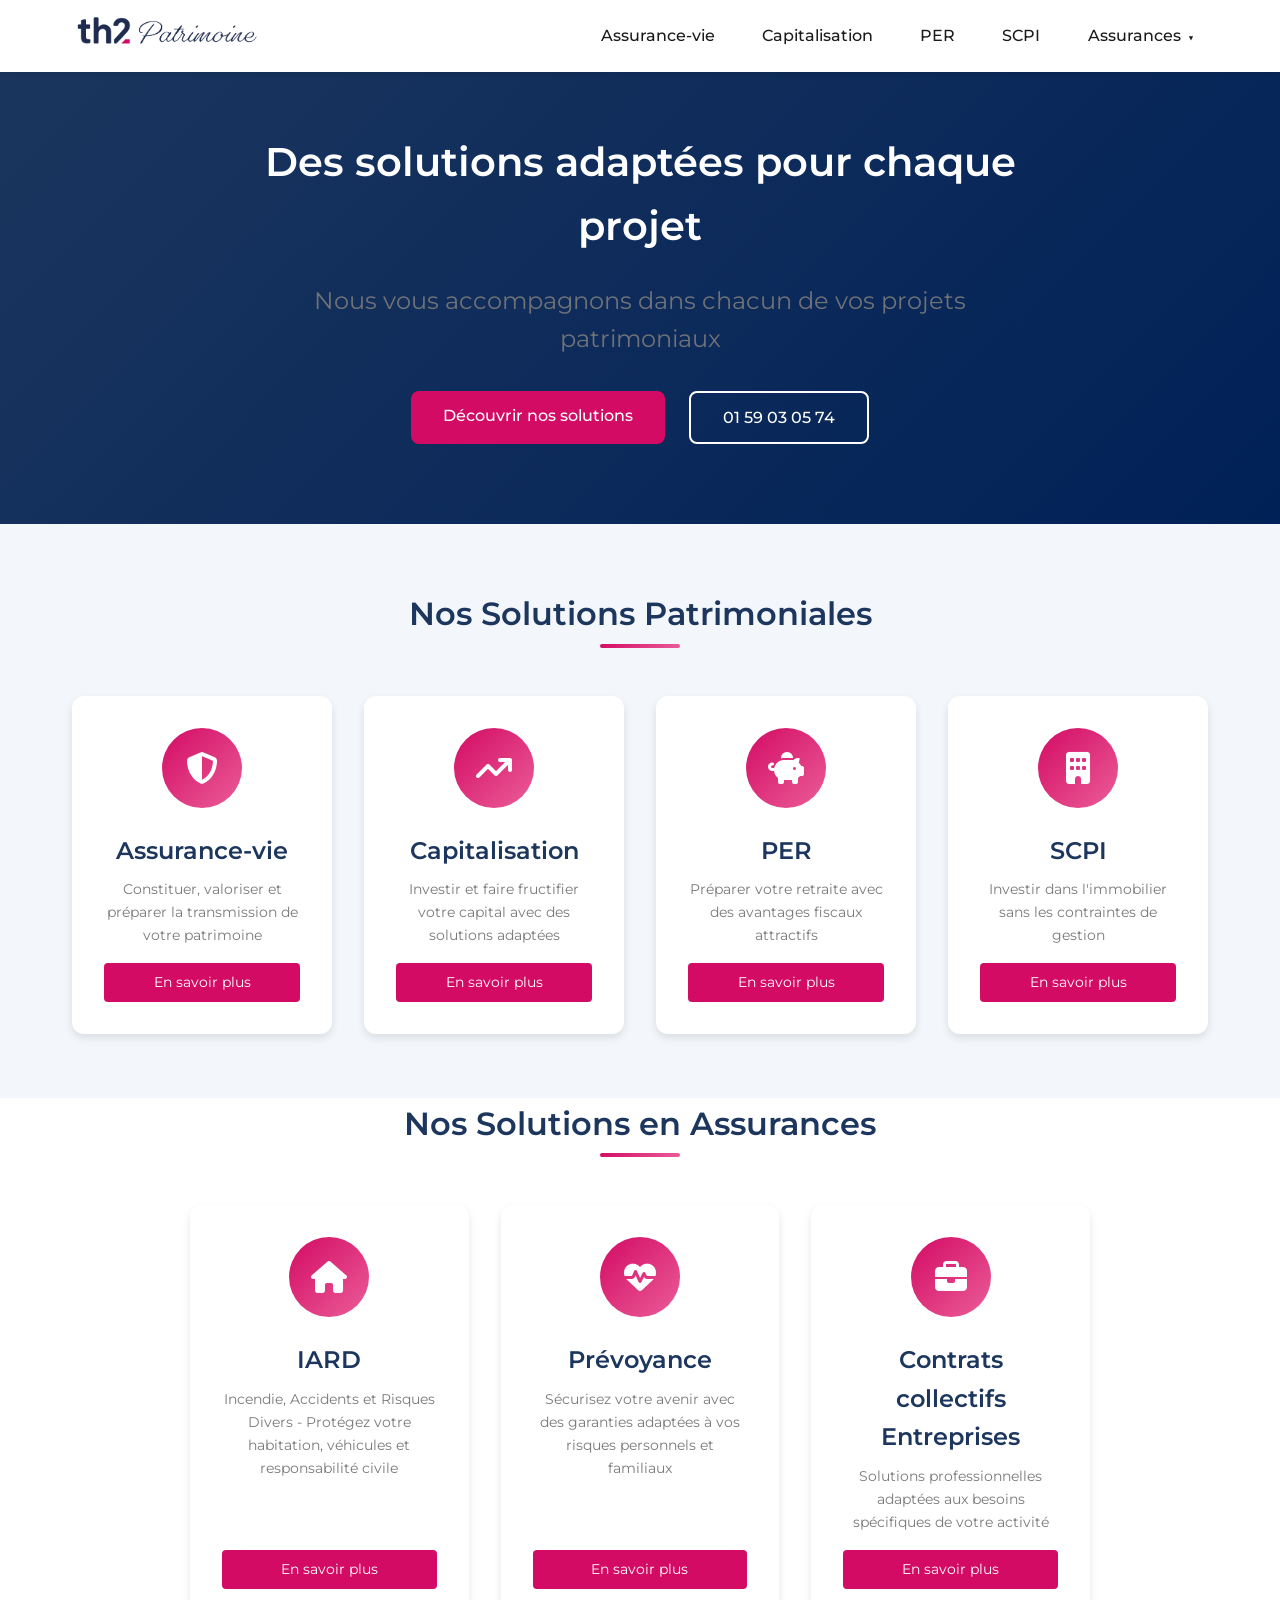
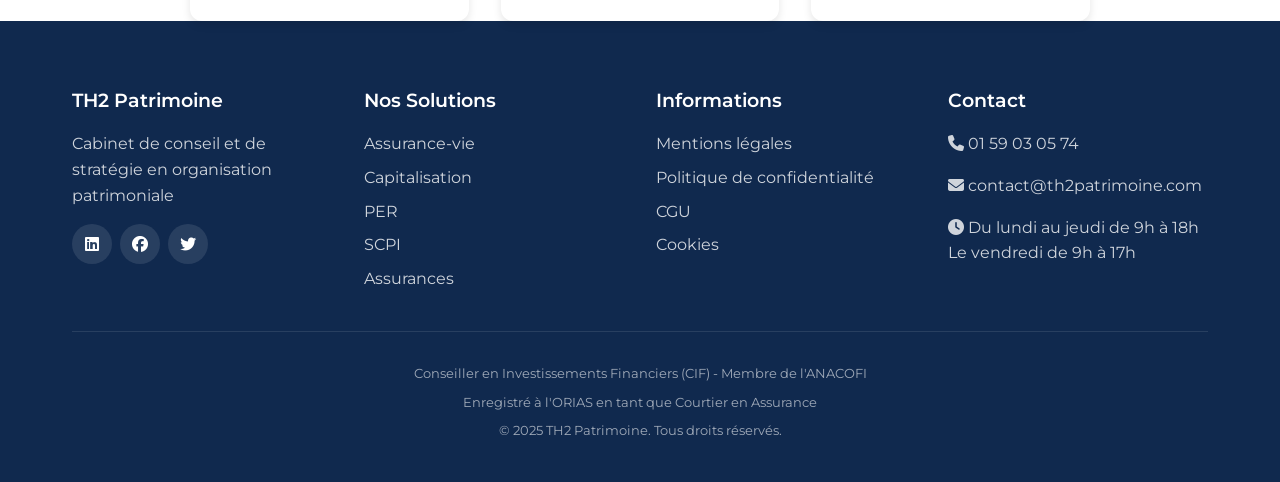
<file: index.html>
<!DOCTYPE html>
<html lang="fr">
<head>
    <meta charset="UTF-8">
    <meta name="viewport" content="width=device-width, initial-scale=1.0">
    <title>Th2 Patrimoine - Solutions Patrimoniales</title>
    <link rel="stylesheet" href="css/styles.css">
    <link rel="stylesheet" href="https://cdnjs.cloudflare.com/ajax/libs/font-awesome/6.4.0/css/all.min.css">
    <link rel="preconnect" href="https://fonts.googleapis.com">
    <link rel="preconnect" href="https://fonts.gstatic.com" crossorigin>
    <link rel="stylesheet" href="https://fonts.googleapis.com/css2?family=Montserrat:wght@400;500;600;700;800&display=swap">
</head>
<body>
    <!-- Header -->
    <header class="header">
        <div class="container">
            <div class="logo">
                <a href="index.html"><img src="assets/logo-th2-patrimoine.png" alt="TH2 Patrimoine" width="228" height="48"></a>
            </div>
            <nav class="main-nav">
                <ul>
                    <li><a href="pages/assurance-vie.html">Assurance-vie</a></li>
                    <li><a href="pages/capitalisation.html">Capitalisation</a></li>
                    <li><a href="pages/per.html">PER</a></li>
                    <li><a href="pages/scpi.html">SCPI</a></li>
                    <li class="dropdown">
                        <a href="pages/assurances.html">Assurances</a>
                        <ul class="dropdown-menu">
                            <li><a href="pages/assurances-iard.html">IARD</a></li>
                            <li><a href="pages/assurances-prevoyances.html">Prévoyance TNS</a></li>
                            <li><a href="pages/assurances-entreprises.html">Contrats collectifs Entreprises</a></li>
                        </ul>
                    </li>
                </ul>
                <div class="mobile-menu-btn">
                    <i class="fas fa-bars"></i>
                </div>
            </nav>
        </div>
    </header>

    <!-- Hero Section -->
    <section class="hero">
        <div class="container">
            <div class="hero-content">
                <h1>Des solutions adaptées pour chaque projet</h1>
                <p class="hero-subtitle">Nous vous accompagnons dans chacun de vos projets patrimoniaux</p>
                <div class="hero-buttons">
                    <a href="#solutions" class="btn btn-primary">Découvrir nos solutions</a>
                    <a href="tel:+33159030574" class="btn btn-secondary">01 59 03 05 74</a>
                </div>
            </div>
        </div>
    </section>

    <!-- Solutions Section -->
    <section id="solutions" class="solutions">
        <div class="container">
            <h2 class="section-title">Nos Solutions Patrimoniales</h2>
            <div class="solutions-grid">
                <div class="solution-card">
                    <div class="card-icon">
                        <i class="fas fa-shield-alt"></i>
                    </div>
                    <h3>Assurance-vie</h3>
                    <p>Constituer, valoriser et préparer la transmission de votre patrimoine</p>
                    <a href="pages/assurance-vie.html" class="btn-card">En savoir plus</a>
                </div>
                <div class="solution-card">
                    <div class="card-icon">
                        <i class="fas fa-arrow-trend-up"></i>
                    </div>
                    <h3>Capitalisation</h3>
                    <p>Investir et faire fructifier votre capital avec des solutions adaptées</p>
                    <a href="pages/capitalisation.html" class="btn-card">En savoir plus</a>
                </div>
                <div class="solution-card">
                    <div class="card-icon">
                        <i class="fas fa-piggy-bank"></i>
                    </div>
                    <h3>PER</h3>
                    <p>Préparer votre retraite avec des avantages fiscaux attractifs</p>
                    <a href="pages/per.html" class="btn-card">En savoir plus</a>
                </div>
                <div class="solution-card">
                    <div class="card-icon">
                        <i class="fas fa-building"></i>
                    </div>
                    <h3>SCPI</h3>
                    <p>Investir dans l'immobilier sans les contraintes de gestion</p>
                    <a href="pages/scpi.html" class="btn-card">En savoir plus</a>
                </div>
            </div>
        </div>
    </section>

    <!-- Assurances Section -->
    <section id="assurances" class="assurances">
        <div class="container">
            <h2 class="section-title">Nos Solutions en Assurances</h2>
            <div class="solutions-grid">
                <div class="solution-card">
                    <div class="card-icon">
                        <i class="fas fa-home"></i>
                    </div>
                    <h3>IARD</h3>
                    <p>Incendie, Accidents et Risques Divers - Protégez votre habitation, véhicules et responsabilité civile</p>
                    <a href="pages/assurances.html" class="btn-card">En savoir plus</a>
                </div>
                <div class="solution-card">
                    <div class="card-icon">
                        <i class="fas fa-heartbeat"></i>
                    </div>
                    <h3>Prévoyance</h3>
                    <p>Sécurisez votre avenir avec des garanties adaptées à vos risques personnels et familiaux</p>
                    <a href="pages/assurances.html" class="btn-card">En savoir plus</a>
                </div>
                <div class="solution-card">
                    <div class="card-icon">
                        <i class="fas fa-briefcase"></i>
                    </div>
                    <h3>Contrats collectifs Entreprises</h3>
                    <p>Solutions professionnelles adaptées aux besoins spécifiques de votre activité</p>
                    <a href="pages/assurances.html" class="btn-card">En savoir plus</a>
                </div>
            </div>
        </div>
    </section>

    <!-- Footer -->
    <footer class="footer">
        <div class="container">
            <div class="footer-content">
                <div class="footer-section">
                    <h3>TH2 Patrimoine</h3>
                    <p>Cabinet de conseil et de stratégie en organisation patrimoniale</p>
                    <div class="social-links">
                        <a href="#"><i class="fab fa-linkedin"></i></a>
                        <a href="#"><i class="fab fa-facebook"></i></a>
                        <a href="#"><i class="fab fa-twitter"></i></a>
                    </div>
                </div>
                <div class="footer-section">
                    <h3>Nos Solutions</h3>
                    <ul>
                        <li><a href="pages/assurance-vie.html">Assurance-vie</a></li>
                        <li><a href="pages/capitalisation.html">Capitalisation</a></li>
                        <li><a href="pages/per.html">PER</a></li>
                        <li><a href="pages/scpi.html">SCPI</a></li>
                        <li><a href="pages/assurances.html">Assurances</a></li>
                    </ul>
                </div>
                <div class="footer-section">
                    <h3>Informations</h3>
                    <ul>
                        <li><a href="#">Mentions légales</a></li>
                        <li><a href="#">Politique de confidentialité</a></li>
                        <li><a href="#">CGU</a></li>
                        <li><a href="#">Cookies</a></li>
                    </ul>
                </div>
                <div class="footer-section">
                    <h3>Contact</h3>
                    <p><i class="fas fa-phone"></i> <a href="tel:+33159030574">01 59 03 05 74</a></p>
                    <p><i class="fas fa-envelope"></i> <a href="mailto:contact@th2patrimoine.com">contact@th2patrimoine.com</a></p>
                    <p><i class="fas fa-clock"></i> Du lundi au jeudi de 9h à 18h<br>Le vendredi de 9h à 17h</p>
                </div>
            </div>
            <div class="footer-bottom">
                <p>Conseiller en Investissements Financiers (CIF) - Membre de l'ANACOFI</p>
                <p>Enregistré à l'ORIAS en tant que Courtier en Assurance</p>
                <p>&copy; 2025 TH2 Patrimoine. Tous droits réservés.</p>
            </div>
        </div>
    </footer>

    <!-- Back to Top -->
    <a href="#" class="back-to-top">
        <i class="fas fa-chevron-up"></i>
    </a>

    <script src="js/main.js"></script>
</body>
</html>
</file>
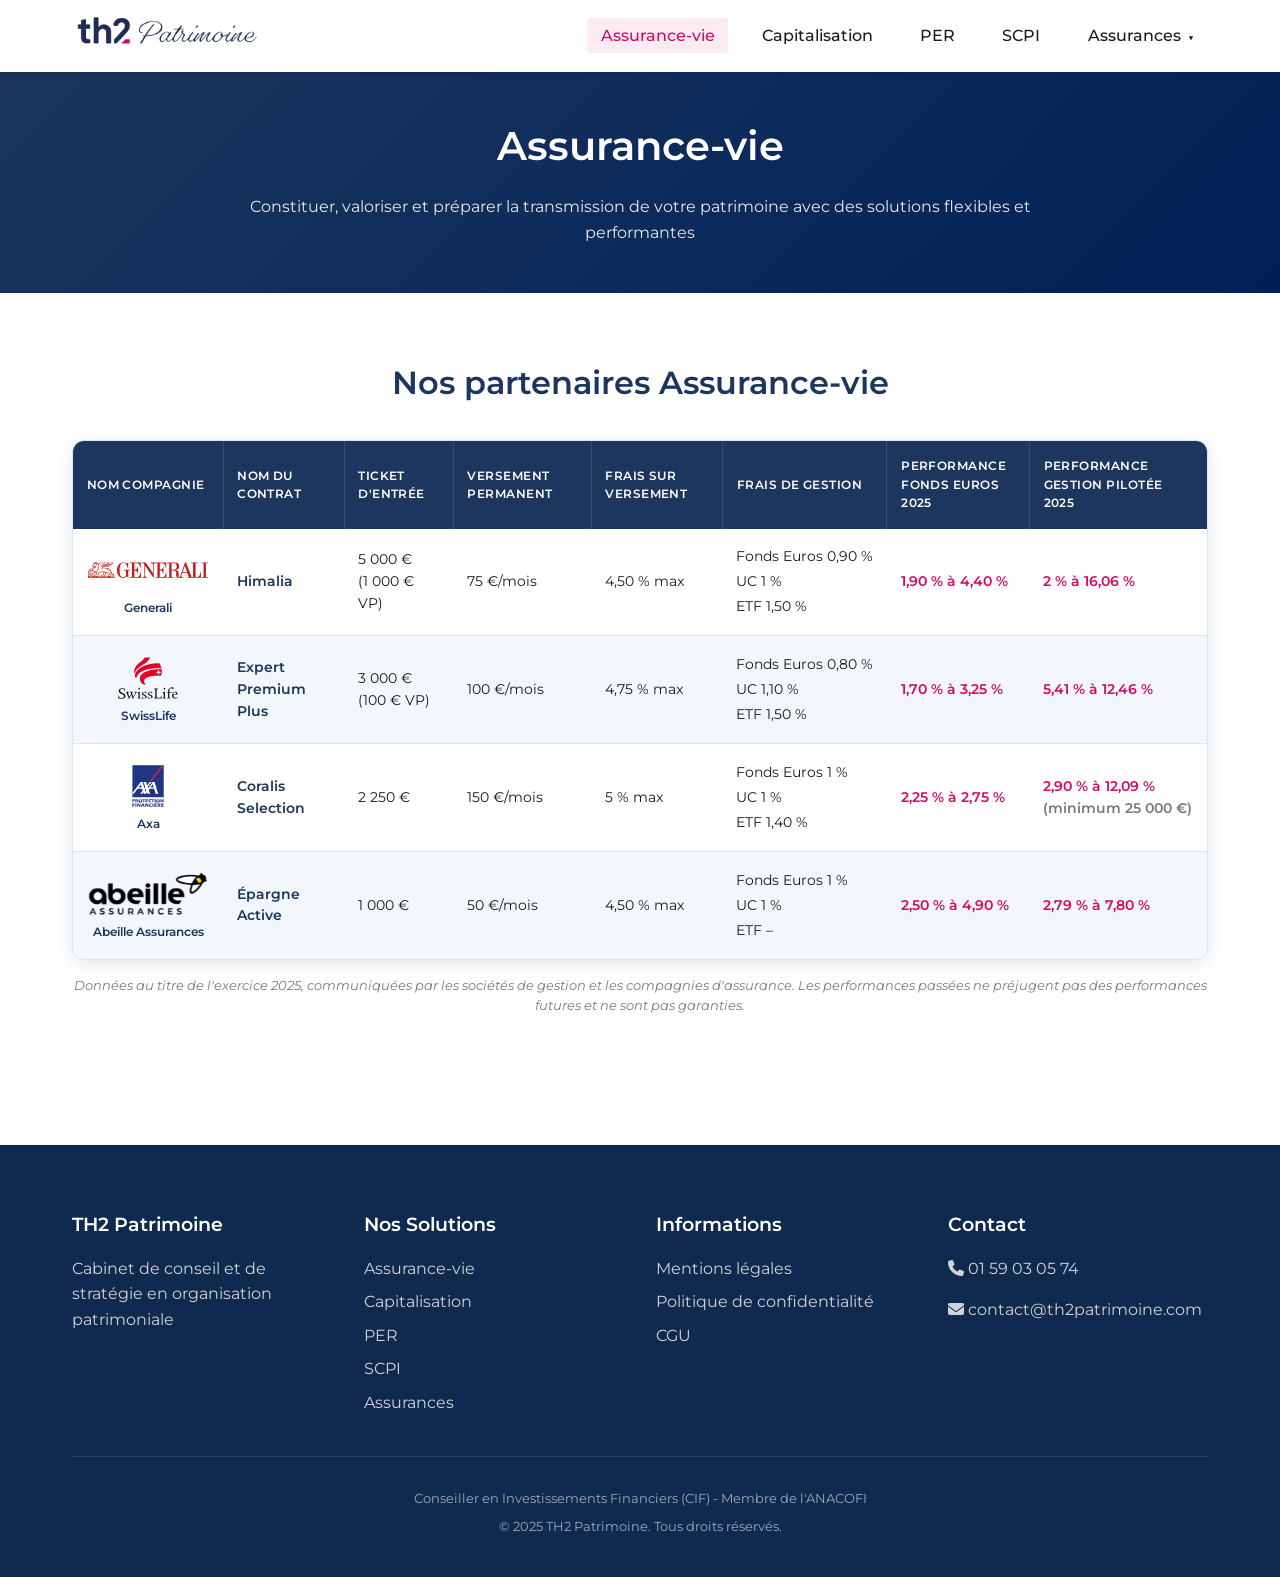
<file: pages/assurance-vie.html>
<!DOCTYPE html>
<html lang="fr">
<head>
    <meta charset="UTF-8">
    <meta name="viewport" content="width=device-width, initial-scale=1.0">
    <title>Assurance-vie | TH2 Patrimoine</title>
    <link rel="stylesheet" href="../css/styles.css">
    <link rel="stylesheet" href="https://cdnjs.cloudflare.com/ajax/libs/font-awesome/6.4.0/css/all.min.css">
    <link rel="preconnect" href="https://fonts.googleapis.com">
    <link rel="preconnect" href="https://fonts.gstatic.com" crossorigin>
    <link rel="stylesheet" href="https://fonts.googleapis.com/css2?family=Montserrat:wght@400;500;600;700;800&display=swap">
</head>
<body>
    <!-- Header -->
    <header class="header">
        <div class="container">
            <div class="logo">
                <a href="../index.html"><img src="../assets/logo-th2-patrimoine.png" alt="TH2 Patrimoine" width="228" height="48"></a>
            </div>
            <nav class="main-nav">
                <ul>
                    <li><a href="assurance-vie.html" class="active">Assurance-vie</a></li>
                    <li><a href="capitalisation.html">Capitalisation</a></li>
                    <li><a href="per.html">PER</a></li>
                    <li><a href="scpi.html">SCPI</a></li>
                    <li class="dropdown">
                        <a href="assurances.html">Assurances</a>
                        <ul class="dropdown-menu">
                            <li><a href="assurances-iard.html">IARD</a></li>
                            <li><a href="assurances-prevoyances.html">Prévoyance TNS</a></li>
                            <li><a href="assurances-entreprises.html">Contrats collectifs Entreprises</a></li>
                        </ul>
                    </li>
                </ul>
                <div class="mobile-menu-btn">
                    <i class="fas fa-bars"></i>
                </div>
            </nav>
        </div>
    </header>

    <!-- Product Header -->
    <section class="product-header">
        <div class="container">
            <h1>Assurance-vie</h1>
            <p>Constituer, valoriser et préparer la transmission de votre patrimoine avec des solutions flexibles et performantes</p>
        </div>
    </section>

    <!-- Main Content -->
    <main class="product-content">
        <div class="container">
            <!-- Produits distribués -->
            <section class="product-section partners-section" id="produits-distribues">
                <h2>Nos partenaires Assurance-vie</h2>
                <div class="partners-table">
                    <table>
                        <thead>
                            <tr>
                        <th class="col-partner">Nom compagnie</th>
                        <th>Nom du contrat</th>
                        <th>Ticket d'entrée</th>
                        <th>Versement permanent</th>
                        <th>Frais sur versement</th>
                        <th>Frais de gestion</th>
                        <th>Performance
fonds euros 2025</th>
                        <th>Performance
gestion pilotée 2025</th>
                            </tr>
                        </thead>
                        <tbody>
                    <tr>
                        <td class="col-partner"><div class="partner-brand"><img src="../assets/logos/generali.svg" alt="Logo Generali" loading="lazy" width="120" height="44"><span class="partner-name">Generali</span></div></td>
                        <td class="contract-name">Himalia</td>
                        <td>5 000 €<br>(1 000 € VP)</td>
                        <td class="nowrap">75 €/mois</td>
                        <td class="nowrap">4,50&nbsp;% max</td>
                        <td><ul class="fee-list"><li>Fonds Euros 0,90 %</li><li>UC 1 %</li><li>ETF 1,50 %</li></ul></td>
                        <td class="perf">1,90 % à 4,40 %</td>
                        <td class="perf">2 % à 16,06 %</td>
                    </tr>
                    <tr>
                        <td class="col-partner"><div class="partner-brand"><img src="../assets/logos/swisslife.svg" alt="Logo SwissLife" loading="lazy" width="120" height="44"><span class="partner-name">SwissLife</span></div></td>
                        <td class="contract-name">Expert Premium Plus</td>
                        <td>3 000 €<br>(100 € VP)</td>
                        <td class="nowrap">100 €/mois</td>
                        <td class="nowrap">4,75&nbsp;% max</td>
                        <td><ul class="fee-list"><li>Fonds Euros 0,80 %</li><li>UC 1,10 %</li><li>ETF 1,50 %</li></ul></td>
                        <td class="perf">1,70 % à 3,25 %</td>
                        <td class="perf">5,41 % à 12,46 %</td>
                    </tr>
                    <tr>
                        <td class="col-partner"><div class="partner-brand"><img src="../assets/logos/axa.svg" alt="Logo Axa" loading="lazy" width="120" height="44"><span class="partner-name">Axa</span></div></td>
                        <td class="contract-name">Coralis Selection</td>
                        <td>2 250 €</td>
                        <td class="nowrap">150 €/mois</td>
                        <td class="nowrap">5&nbsp;% max</td>
                        <td><ul class="fee-list"><li>Fonds Euros 1 %</li><li>UC 1 %</li><li>ETF 1,40 %</li></ul></td>
                        <td class="perf">2,25 % à 2,75 %</td>
                        <td class="perf">2,90 % à 12,09 %<br><span class="muted">(minimum 25 000 €)</span></td>
                    </tr>
                    <tr>
                        <td class="col-partner"><div class="partner-brand"><img src="../assets/logos/abeille-assurances.png" alt="Logo Abeille Assurances" loading="lazy" width="120" height="44"><span class="partner-name">Abeille Assurances</span></div></td>
                        <td class="contract-name">Épargne Active</td>
                        <td>1 000 €</td>
                        <td class="nowrap">50 €/mois</td>
                        <td class="nowrap">4,50&nbsp;% max</td>
                        <td><ul class="fee-list"><li>Fonds Euros 1 %</li><li>UC 1 %</li><li>ETF –</li></ul></td>
                        <td class="perf">2,50 % à 4,90 %</td>
                        <td class="perf">2,79 % à 7,80 %</td>
                    </tr>
                        </tbody>
                    </table>
                </div>
                <p class="table-hint">Faites glisser le tableau horizontalement pour afficher toutes les colonnes.</p>
                <p class="partners-note">Données au titre de l'exercice 2025, communiquées par les sociétés de gestion et les compagnies d'assurance. Les performances passées ne préjugent pas des performances futures et ne sont pas garanties.</p>
            </section>
        </div>
    </main>

    <!-- Footer -->
    <footer class="footer">
        <div class="container">
            <div class="footer-content">
                <div class="footer-section">
                    <h3>TH2 Patrimoine</h3>
                    <p>Cabinet de conseil et de stratégie en organisation patrimoniale</p>
                </div>
                <div class="footer-section">
                    <h3>Nos Solutions</h3>
                    <ul>
                        <li><a href="assurance-vie.html">Assurance-vie</a></li>
                        <li><a href="capitalisation.html">Capitalisation</a></li>
                        <li><a href="per.html">PER</a></li>
                        <li><a href="scpi.html">SCPI</a></li>
                        <li><a href="assurances.html">Assurances</a></li>
                    </ul>
                </div>
                <div class="footer-section">
                    <h3>Informations</h3>
                    <ul>
                        <li><a href="#">Mentions légales</a></li>
                        <li><a href="#">Politique de confidentialité</a></li>
                        <li><a href="#">CGU</a></li>
                    </ul>
                </div>
                <div class="footer-section">
                    <h3>Contact</h3>
                    <p><i class="fas fa-phone"></i> 01 59 03 05 74</p>
                    <p><i class="fas fa-envelope"></i> contact@th2patrimoine.com</p>
                </div>
            </div>
            <div class="footer-bottom">
                <p>Conseiller en Investissements Financiers (CIF) - Membre de l'ANACOFI</p>
                <p>&copy; 2025 TH2 Patrimoine. Tous droits réservés.</p>
            </div>
        </div>
    </footer>

    <!-- Back to Top -->
    <a href="#" class="back-to-top">
        <i class="fas fa-chevron-up"></i>
    </a>

    <script src="../js/main.js"></script>
</body>
</html>
</file>
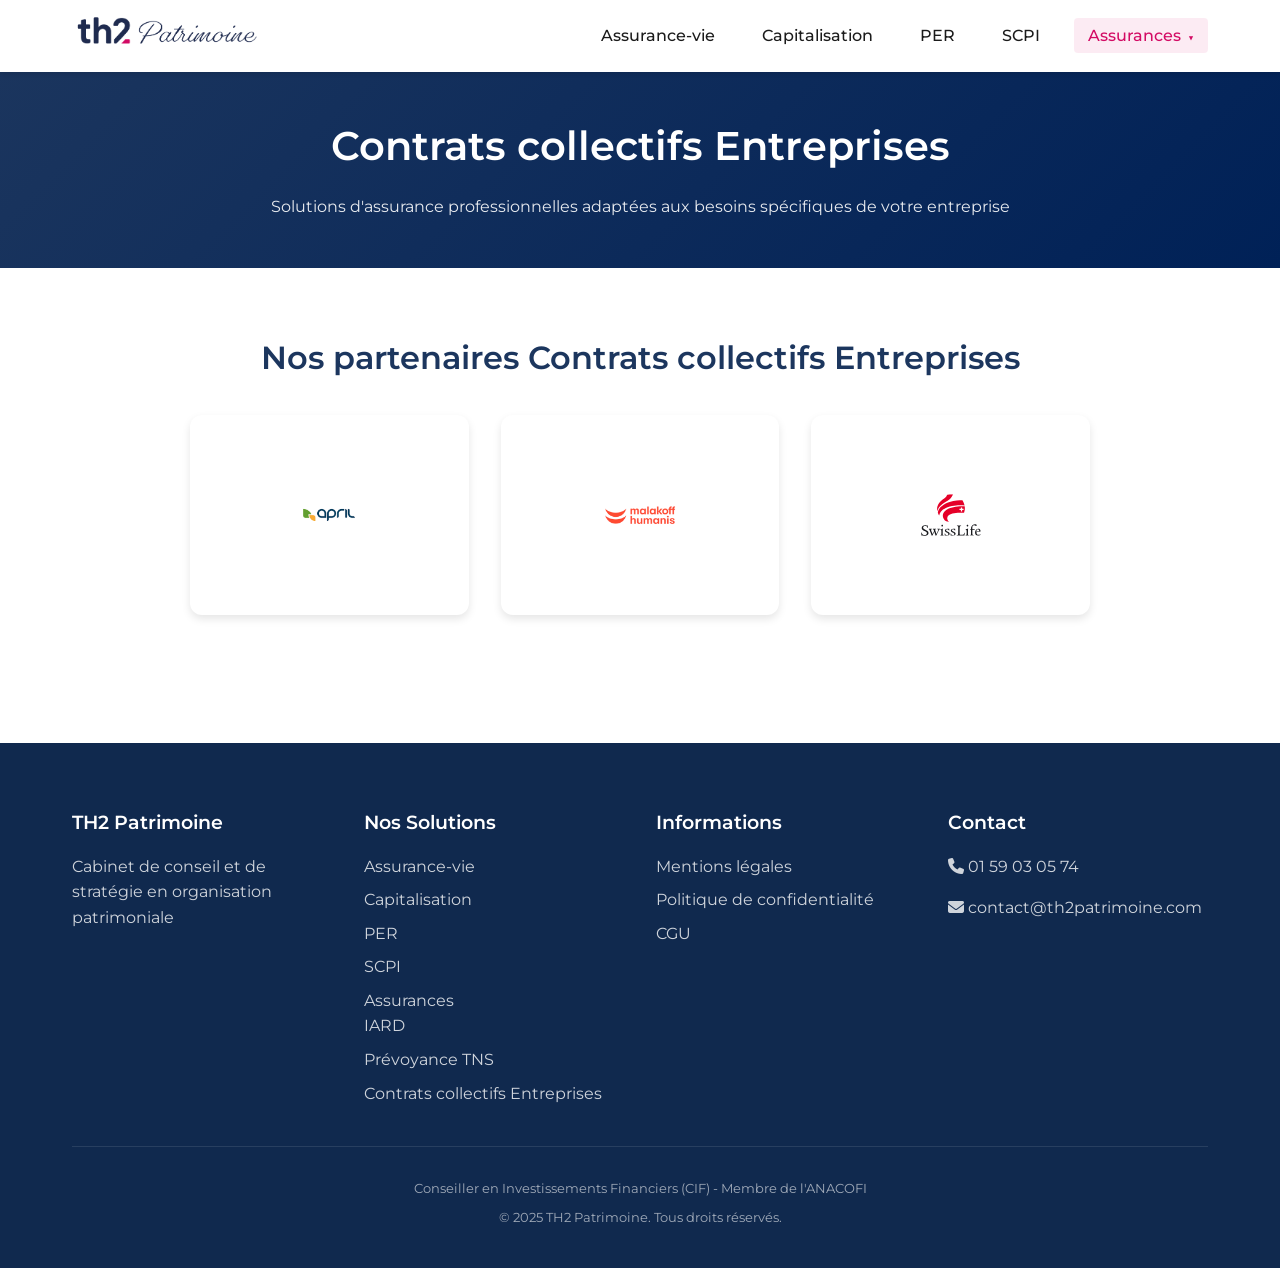
<file: pages/assurances-entreprises.html>
<!DOCTYPE html>
<html lang="fr">
<head>
    <meta charset="UTF-8">
    <meta name="viewport" content="width=device-width, initial-scale=1.0">
    <title>Assurances Entreprises | TH2 Patrimoine</title>
    <link rel="stylesheet" href="../css/styles.css">
    <link rel="stylesheet" href="https://cdnjs.cloudflare.com/ajax/libs/font-awesome/6.4.0/css/all.min.css">
    <link rel="preconnect" href="https://fonts.googleapis.com">
    <link rel="preconnect" href="https://fonts.gstatic.com" crossorigin>
    <link rel="stylesheet" href="https://fonts.googleapis.com/css2?family=Montserrat:wght@400;500;600;700;800&display=swap">
</head>
<body>
    <!-- Header -->
    <header class="header">
        <div class="container">
            <div class="logo">
                <a href="../index.html"><img src="../assets/logo-th2-patrimoine.png" alt="TH2 Patrimoine" width="228" height="48"></a>
            </div>
            <nav class="main-nav">
                <ul>
                    <li><a href="assurance-vie.html">Assurance-vie</a></li>
                    <li><a href="capitalisation.html">Capitalisation</a></li>
                    <li><a href="per.html">PER</a></li>
                    <li><a href="scpi.html">SCPI</a></li>
                    <li class="dropdown">
                        <a href="assurances.html" class="active">Assurances</a>
                        <ul class="dropdown-menu">
                            <li><a href="assurances-iard.html">IARD</a></li>
                            <li><a href="assurances-prevoyances.html">Prévoyance TNS</a></li>
                            <li><a href="assurances-entreprises.html" class="active">Contrats collectifs Entreprises</a></li>
                        </ul>
                    </li>
                </ul>
                <div class="mobile-menu-btn">
                    <i class="fas fa-bars"></i>
                </div>
            </nav>
        </div>
    </header>

    <!-- Product Header -->
    <section class="product-header">
        <div class="container">
            <h1>Contrats collectifs Entreprises</h1>
            <p>Solutions d'assurance professionnelles adaptées aux besoins spécifiques de votre entreprise</p>
        </div>
    </section>

    <!-- Main Content -->
    <main class="product-content entreprises-page">
        <div class="container">
            <!-- Partenaires Contrats collectifs Entreprises -->
            <section class="product-section partners-section">
                <h2>Nos partenaires Contrats collectifs Entreprises</h2>
                <div class="partners-grid">
                    <div class="partner-card">
                        <div class="partner-logo">
                            <img src="../assets/logos/april.png" alt="Logo April" loading="lazy" width="120" height="44">
                        </div>
                    </div>
                    <div class="partner-card">
                        <div class="partner-logo">
                            <img src="../assets/logos/malakoff-humanis.png" alt="Logo Malakoff Humanis" loading="lazy" width="120" height="44">
                        </div>
                    </div>
                    <div class="partner-card">
                        <div class="partner-logo">
                            <img src="../assets/logos/swisslife.svg" alt="Logo SwissLife" loading="lazy" width="120" height="44">
                        </div>
                    </div>
                </div>
            </section>
        </div>
    </main>

    <!-- Footer -->
    <footer class="footer">
        <div class="container">
            <div class="footer-content">
                <div class="footer-section">
                    <h3>TH2 Patrimoine</h3>
                    <p>Cabinet de conseil et de stratégie en organisation patrimoniale</p>
                </div>
                <div class="footer-section">
                    <h3>Nos Solutions</h3>
                    <ul>
                        <li><a href="assurance-vie.html">Assurance-vie</a></li>
                        <li><a href="capitalisation.html">Capitalisation</a></li>
                        <li><a href="per.html">PER</a></li>
                        <li><a href="scpi.html">SCPI</a></li>
                        <li><a href="assurances.html">Assurances</a>
                            <ul>
                                <li><a href="assurances-iard.html">IARD</a></li>
                                <li><a href="assurances-prevoyances.html">Prévoyance TNS</a></li>
                                <li><a href="assurances-entreprises.html">Contrats collectifs Entreprises</a></li>
                            </ul>
                        </li>
                    </ul>
                </div>
                <div class="footer-section">
                    <h3>Informations</h3>
                    <ul>
                        <li><a href="#">Mentions légales</a></li>
                        <li><a href="#">Politique de confidentialité</a></li>
                        <li><a href="#">CGU</a></li>
                    </ul>
                </div>
                <div class="footer-section">
                    <h3>Contact</h3>
                    <p><i class="fas fa-phone"></i> 01 59 03 05 74</p>
                    <p><i class="fas fa-envelope"></i> contact@th2patrimoine.com</p>
                </div>
            </div>
            <div class="footer-bottom">
                <p>Conseiller en Investissements Financiers (CIF) - Membre de l'ANACOFI</p>
                <p>&copy; 2025 TH2 Patrimoine. Tous droits réservés.</p>
            </div>
        </div>
    </footer>

    <!-- Back to Top -->
    <a href="#" class="back-to-top">
        <i class="fas fa-chevron-up"></i>
    </a>

    <script src="../js/main.js"></script>
</body>
</html>
</file>
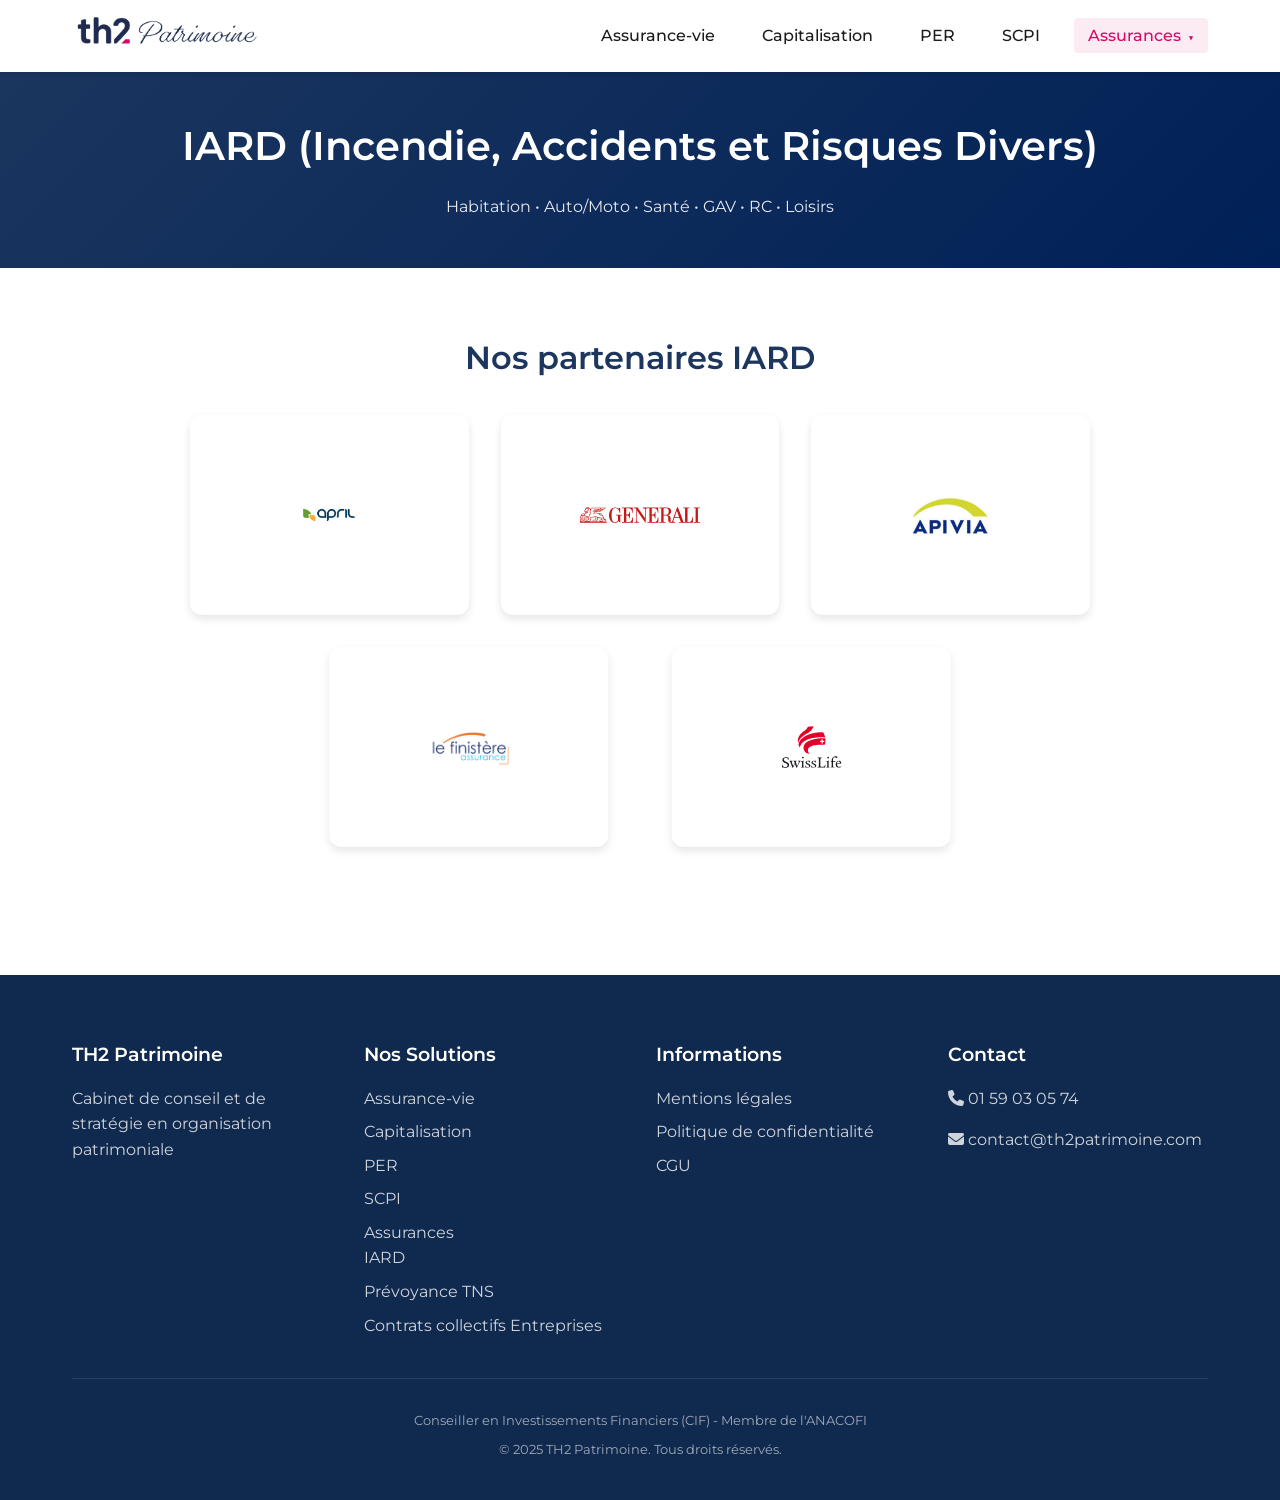
<file: pages/assurances-iard.html>
<!DOCTYPE html>
<html lang="fr">
<head>
    <meta charset="UTF-8">
    <meta name="viewport" content="width=device-width, initial-scale=1.0">
    <title>IARD | TH2 Patrimoine</title>
    <link rel="stylesheet" href="../css/styles.css">
    <link rel="stylesheet" href="https://cdnjs.cloudflare.com/ajax/libs/font-awesome/6.4.0/css/all.min.css">
    <link rel="preconnect" href="https://fonts.googleapis.com">
    <link rel="preconnect" href="https://fonts.gstatic.com" crossorigin>
    <link rel="stylesheet" href="https://fonts.googleapis.com/css2?family=Montserrat:wght@400;500;600;700;800&display=swap">
</head>
<body>
    <!-- Header -->
    <header class="header">
        <div class="container">
            <div class="logo">
                <a href="../index.html"><img src="../assets/logo-th2-patrimoine.png" alt="TH2 Patrimoine" width="228" height="48"></a>
            </div>
            <nav class="main-nav">
                <ul>
                    <li><a href="assurance-vie.html">Assurance-vie</a></li>
                    <li><a href="capitalisation.html">Capitalisation</a></li>
                    <li><a href="per.html">PER</a></li>
                    <li><a href="scpi.html">SCPI</a></li>
                    <li class="dropdown">
                        <a href="assurances.html" class="active">Assurances</a>
                        <ul class="dropdown-menu">
                            <li><a href="assurances-iard.html" class="active">IARD</a></li>
                            <li><a href="assurances-prevoyances.html">Prévoyance TNS</a></li>
                            <li><a href="assurances-entreprises.html">Contrats collectifs Entreprises</a></li>
                        </ul>
                    </li>
                </ul>
                <div class="mobile-menu-btn">
                    <i class="fas fa-bars"></i>
                </div>
            </nav>
        </div>
    </header>

    <!-- Product Header -->
    <section class="product-header">
        <div class="container">
            <h1>IARD (Incendie, Accidents et Risques Divers)</h1>
            <p>Habitation • Auto/Moto • Santé • GAV • RC • Loisirs</p>
        </div>
    </section>

    <!-- Main Content -->
    <main class="product-content iard-page">
        <div class="container">
            <!-- Partenaires IARD -->
            <section class="product-section partners-section">
                <h2>Nos partenaires IARD</h2>
                <div class="partners-grid">
                    <div class="partner-card">
                        <div class="partner-logo">
                            <img src="../assets/logos/april.png" alt="Logo April" loading="lazy" width="120" height="44">
                        </div>
                    </div>
                    <div class="partner-card">
                        <div class="partner-logo">
                            <img src="../assets/logos/generali.svg" alt="Logo Generali" loading="lazy" width="120" height="44">
                        </div>
                    </div>
                    <div class="partner-card">
                        <div class="partner-logo">
                            <img src="../assets/logos/apivia.jpg" alt="Logo Apivia" loading="lazy" width="120" height="44">
                        </div>
                    </div>
                    <div class="partner-card">
                        <div class="partner-logo">
                            <img src="../assets/logos/finistere-assurance.png" alt="Logo Le Finistère Assurances" loading="lazy" width="120" height="44">
                        </div>
                    </div>
                    <div class="partner-card">
                        <div class="partner-logo">
                            <img src="../assets/logos/swisslife.svg" alt="Logo SwissLife" loading="lazy" width="120" height="44">
                        </div>
                    </div>
                </div>
            </section>
        </div>
    </main>

    <!-- Footer -->
    <footer class="footer">
        <div class="container">
            <div class="footer-content">
                <div class="footer-section">
                    <h3>TH2 Patrimoine</h3>
                    <p>Cabinet de conseil et de stratégie en organisation patrimoniale</p>
                </div>
                <div class="footer-section">
                    <h3>Nos Solutions</h3>
                    <ul>
                        <li><a href="assurance-vie.html">Assurance-vie</a></li>
                        <li><a href="capitalisation.html">Capitalisation</a></li>
                        <li><a href="per.html">PER</a></li>
                        <li><a href="scpi.html">SCPI</a></li>
                        <li><a href="assurances.html">Assurances</a>
                            <ul>
                                <li><a href="assurances-iard.html">IARD</a></li>
                                <li><a href="assurances-prevoyances.html">Prévoyance TNS</a></li>
                                <li><a href="assurances-entreprises.html">Contrats collectifs Entreprises</a></li>
                            </ul>
                        </li>
                    </ul>
                </div>
                <div class="footer-section">
                    <h3>Informations</h3>
                    <ul>
                        <li><a href="#">Mentions légales</a></li>
                        <li><a href="#">Politique de confidentialité</a></li>
                        <li><a href="#">CGU</a></li>
                    </ul>
                </div>
                <div class="footer-section">
                    <h3>Contact</h3>
                    <p><i class="fas fa-phone"></i> 01 59 03 05 74</p>
                    <p><i class="fas fa-envelope"></i> contact@th2patrimoine.com</p>
                </div>
            </div>
            <div class="footer-bottom">
                <p>Conseiller en Investissements Financiers (CIF) - Membre de l'ANACOFI</p>
                <p>&copy; 2025 TH2 Patrimoine. Tous droits réservés.</p>
            </div>
        </div>
    </footer>

    <!-- Back to Top -->
    <a href="#" class="back-to-top">
        <i class="fas fa-chevron-up"></i>
    </a>

    <script src="../js/main.js"></script>
</body>
</html>
</file>
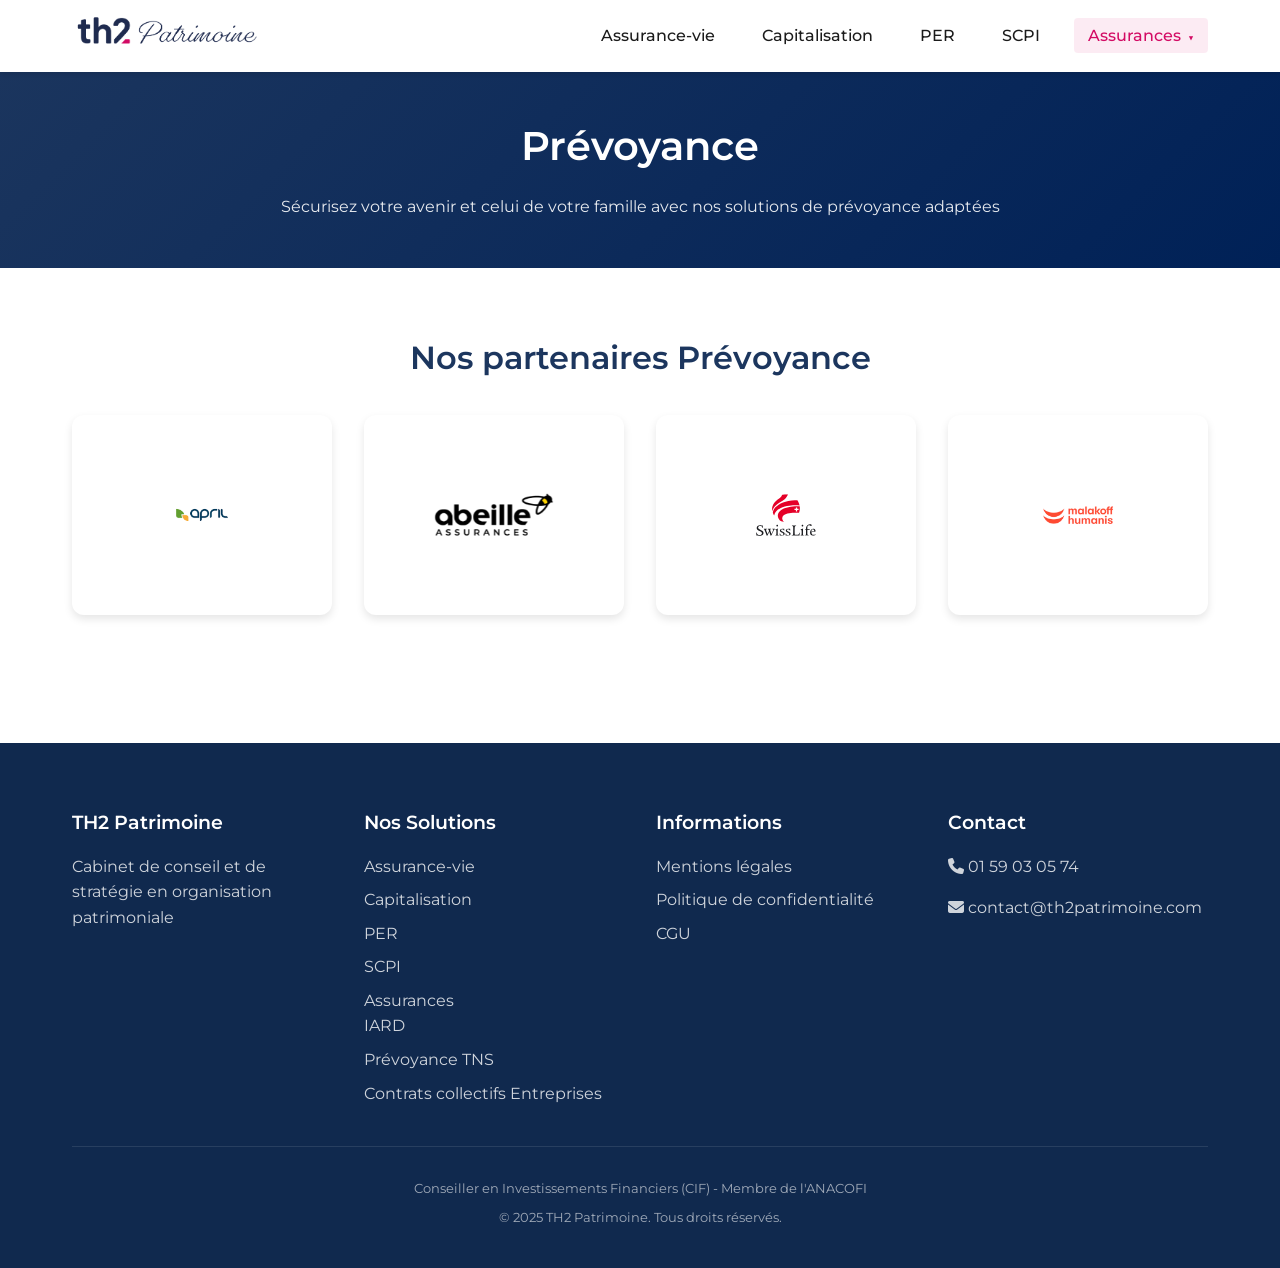
<file: pages/assurances-prevoyances.html>
<!DOCTYPE html>
<html lang="fr">
<head>
    <meta charset="UTF-8">
    <meta name="viewport" content="width=device-width, initial-scale=1.0">
    <title>Prévoyances | TH2 Patrimoine</title>
    <link rel="stylesheet" href="../css/styles.css">
    <link rel="stylesheet" href="https://cdnjs.cloudflare.com/ajax/libs/font-awesome/6.4.0/css/all.min.css">
    <link rel="preconnect" href="https://fonts.googleapis.com">
    <link rel="preconnect" href="https://fonts.gstatic.com" crossorigin>
    <link rel="stylesheet" href="https://fonts.googleapis.com/css2?family=Montserrat:wght@400;500;600;700;800&display=swap">
</head>
<body>
    <!-- Header -->
    <header class="header">
        <div class="container">
            <div class="logo">
                <a href="../index.html"><img src="../assets/logo-th2-patrimoine.png" alt="TH2 Patrimoine" width="228" height="48"></a>
            </div>
            <nav class="main-nav">
                <ul>
                    <li><a href="assurance-vie.html">Assurance-vie</a></li>
                    <li><a href="capitalisation.html">Capitalisation</a></li>
                    <li><a href="per.html">PER</a></li>
                    <li><a href="scpi.html">SCPI</a></li>
                    <li class="dropdown">
                        <a href="assurances.html" class="active">Assurances</a>
                        <ul class="dropdown-menu">
                            <li><a href="assurances-iard.html">IARD</a></li>
                            <li><a href="assurances-prevoyances.html" class="active">Prévoyance</a></li>
                            <li><a href="assurances-entreprises.html">Contrats collectifs Entreprises</a></li>
                        </ul>
                    </li>
                </ul>
                <div class="mobile-menu-btn">
                    <i class="fas fa-bars"></i>
                </div>
            </nav>
        </div>
    </header>

    <!-- Product Header -->
    <section class="product-header">
        <div class="container">
            <h1>Prévoyance</h1>
            <p>Sécurisez votre avenir et celui de votre famille avec nos solutions de prévoyance adaptées</p>
        </div>
    </section>

    <!-- Main Content -->
    <main class="product-content">
        <div class="container">
            <!-- Partenaires Prévoyance -->
            <section class="product-section partners-section">
                <h2>Nos partenaires Prévoyance</h2>
                <div class="partners-grid">
                    <div class="partner-card">
                        <div class="partner-logo">
                            <img src="../assets/logos/april.png" alt="Logo April" loading="lazy" width="120" height="44">
                        </div>
                    </div>
                    <div class="partner-card">
                        <div class="partner-logo">
                            <img src="../assets/logos/abeille-assurances.png" alt="Logo Abeille Assurances" loading="lazy" width="120" height="44">
                        </div>
                    </div>
                    <div class="partner-card">
                        <div class="partner-logo">
                            <img src="../assets/logos/swisslife.svg" alt="Logo SwissLife" loading="lazy" width="120" height="44">
                        </div>
                    </div>
                    <div class="partner-card">
                        <div class="partner-logo">
                            <img src="../assets/logos/malakoff-humanis.png" alt="Logo Malakoff Humanis" loading="lazy" width="120" height="44">
                        </div>
                    </div>
                </div>
            </section>
        </div>
    </main>

    <!-- Footer -->
    <footer class="footer">
        <div class="container">
            <div class="footer-content">
                <div class="footer-section">
                    <h3>TH2 Patrimoine</h3>
                    <p>Cabinet de conseil et de stratégie en organisation patrimoniale</p>
                </div>
                <div class="footer-section">
                    <h3>Nos Solutions</h3>
                    <ul>
                        <li><a href="assurance-vie.html">Assurance-vie</a></li>
                        <li><a href="capitalisation.html">Capitalisation</a></li>
                        <li><a href="per.html">PER</a></li>
                        <li><a href="scpi.html">SCPI</a></li>
                        <li><a href="assurances.html">Assurances</a>
                            <ul>
                                <li><a href="assurances-iard.html">IARD</a></li>
                                <li><a href="assurances-prevoyances.html">Prévoyance TNS</a></li>
                                <li><a href="assurances-entreprises.html">Contrats collectifs Entreprises</a></li>
                            </ul>
                        </li>
                    </ul>
                </div>
                <div class="footer-section">
                    <h3>Informations</h3>
                    <ul>
                        <li><a href="#">Mentions légales</a></li>
                        <li><a href="#">Politique de confidentialité</a></li>
                        <li><a href="#">CGU</a></li>
                    </ul>
                </div>
                <div class="footer-section">
                    <h3>Contact</h3>
                    <p><i class="fas fa-phone"></i> 01 59 03 05 74</p>
                    <p><i class="fas fa-envelope"></i> contact@th2patrimoine.com</p>
                </div>
            </div>
            <div class="footer-bottom">
                <p>Conseiller en Investissements Financiers (CIF) - Membre de l'ANACOFI</p>
                <p>&copy; 2025 TH2 Patrimoine. Tous droits réservés.</p>
            </div>
        </div>
    </footer>

    <!-- Back to Top -->
    <a href="#" class="back-to-top">
        <i class="fas fa-chevron-up"></i>
    </a>

    <script src="../js/main.js"></script>
</body>
</html>
</file>
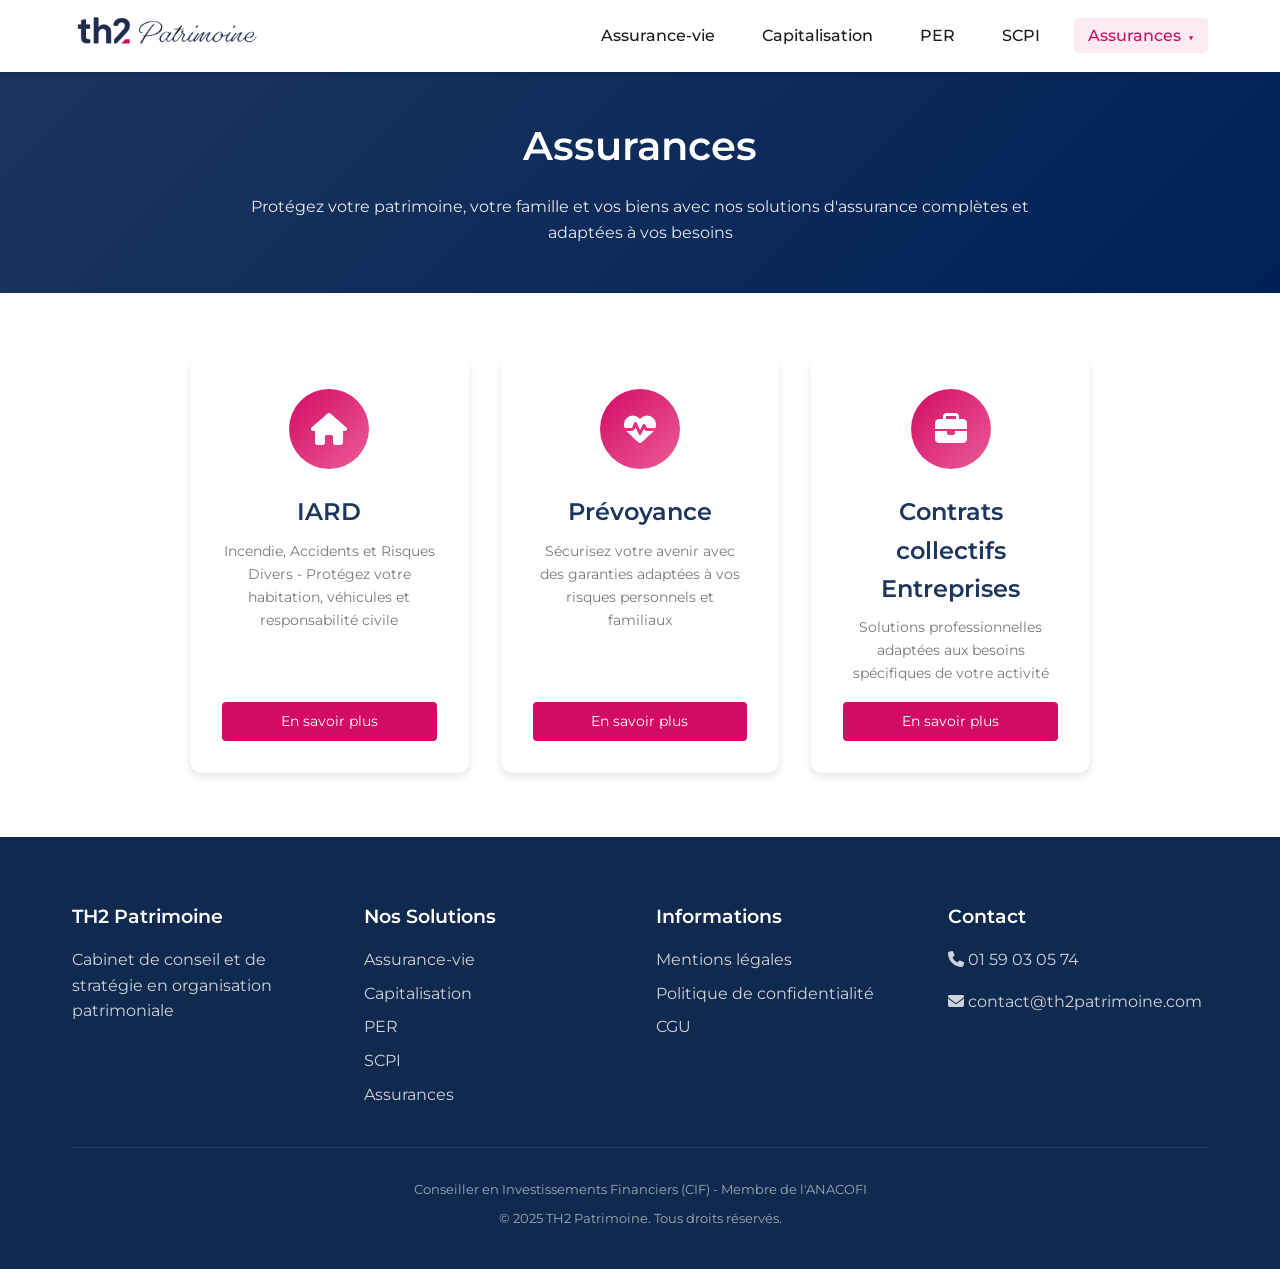
<file: pages/assurances.html>
<!DOCTYPE html>
<html lang="fr">
<head>
    <meta charset="UTF-8">
    <meta name="viewport" content="width=device-width, initial-scale=1.0">
    <title>Assurances | TH2 Patrimoine</title>
    <link rel="stylesheet" href="../css/styles.css">
    <link rel="stylesheet" href="https://cdnjs.cloudflare.com/ajax/libs/font-awesome/6.4.0/css/all.min.css">
    <link rel="preconnect" href="https://fonts.googleapis.com">
    <link rel="preconnect" href="https://fonts.gstatic.com" crossorigin>
    <link rel="stylesheet" href="https://fonts.googleapis.com/css2?family=Montserrat:wght@400;500;600;700;800&display=swap">
</head>
<body>
    <!-- Header -->
    <header class="header">
        <div class="container">
            <div class="logo">
                <a href="../index.html"><img src="../assets/logo-th2-patrimoine.png" alt="TH2 Patrimoine" width="228" height="48"></a>
            </div>
            <nav class="main-nav">
                <ul>
                    <li><a href="assurance-vie.html">Assurance-vie</a></li>
                    <li><a href="capitalisation.html">Capitalisation</a></li>
                    <li><a href="per.html">PER</a></li>
                    <li><a href="scpi.html">SCPI</a></li>
                    <li class="dropdown">
                        <a href="assurances.html" class="active">Assurances</a>
                        <ul class="dropdown-menu">
                            <li><a href="assurances-iard.html">IARD</a></li>
                            <li><a href="assurances-prevoyances.html">Prévoyance TNS</a></li>
                            <li><a href="assurances-entreprises.html">Contrats collectifs Entreprises</a></li>
                        </ul>
                    </li>
                </ul>
                <div class="mobile-menu-btn">
                    <i class="fas fa-bars"></i>
                </div>
            </nav>
        </div>
    </header>

    <!-- Product Header -->
    <section class="product-header">
        <div class="container">
            <h1>Assurances</h1>
            <p>Protégez votre patrimoine, votre famille et vos biens avec nos solutions d'assurance complètes et adaptées à vos besoins</p>
        </div>
    </section>

    <!-- Main Content -->
    <main class="product-content assurances-page">
        <div class="container">
            <div class="solutions-grid">
                <div class="solution-card">
                    <div class="card-icon">
                        <i class="fas fa-home"></i>
                    </div>
                    <h3>IARD</h3>
                    <p>Incendie, Accidents et Risques Divers - Protégez votre habitation, véhicules et responsabilité civile</p>
                    <a href="assurances-iard.html" class="btn-card">En savoir plus</a>
                </div>
                <div class="solution-card">
                    <div class="card-icon">
                        <i class="fas fa-heartbeat"></i>
                    </div>
                    <h3>Prévoyance</h3>
                    <p>Sécurisez votre avenir avec des garanties adaptées à vos risques personnels et familiaux</p>
                    <a href="assurances-prevoyances.html" class="btn-card">En savoir plus</a>
                </div>
                <div class="solution-card">
                    <div class="card-icon">
                        <i class="fas fa-briefcase"></i>
                    </div>
                    <h3>Contrats collectifs Entreprises</h3>
                    <p>Solutions professionnelles adaptées aux besoins spécifiques de votre activité</p>
                    <a href="assurances-entreprises.html" class="btn-card">En savoir plus</a>
                </div>
            </div>
        </div>
    </main>

    <!-- Footer -->
    <footer class="footer">
        <div class="container">
            <div class="footer-content">
                <div class="footer-section">
                    <h3>TH2 Patrimoine</h3>
                    <p>Cabinet de conseil et de stratégie en organisation patrimoniale</p>
                </div>
                <div class="footer-section">
                    <h3>Nos Solutions</h3>
                    <ul>
                        <li><a href="assurance-vie.html">Assurance-vie</a></li>
                        <li><a href="capitalisation.html">Capitalisation</a></li>
                        <li><a href="per.html">PER</a></li>
                        <li><a href="scpi.html">SCPI</a></li>
                        <li><a href="assurances.html">Assurances</a></li>
                    </ul>
                </div>
                <div class="footer-section">
                    <h3>Informations</h3>
                    <ul>
                        <li><a href="#">Mentions légales</a></li>
                        <li><a href="#">Politique de confidentialité</a></li>
                        <li><a href="#">CGU</a></li>
                    </ul>
                </div>
                <div class="footer-section">
                    <h3>Contact</h3>
                    <p><i class="fas fa-phone"></i> 01 59 03 05 74</p>
                    <p><i class="fas fa-envelope"></i> contact@th2patrimoine.com</p>
                </div>
            </div>
            <div class="footer-bottom">
                <p>Conseiller en Investissements Financiers (CIF) - Membre de l'ANACOFI</p>
                <p>&copy; 2025 TH2 Patrimoine. Tous droits réservés.</p>
            </div>
        </div>
    </footer>

    <!-- Back to Top -->
    <a href="#" class="back-to-top">
        <i class="fas fa-chevron-up"></i>
    </a>

    <script src="../js/main.js"></script>
</body>
</html>
</file>
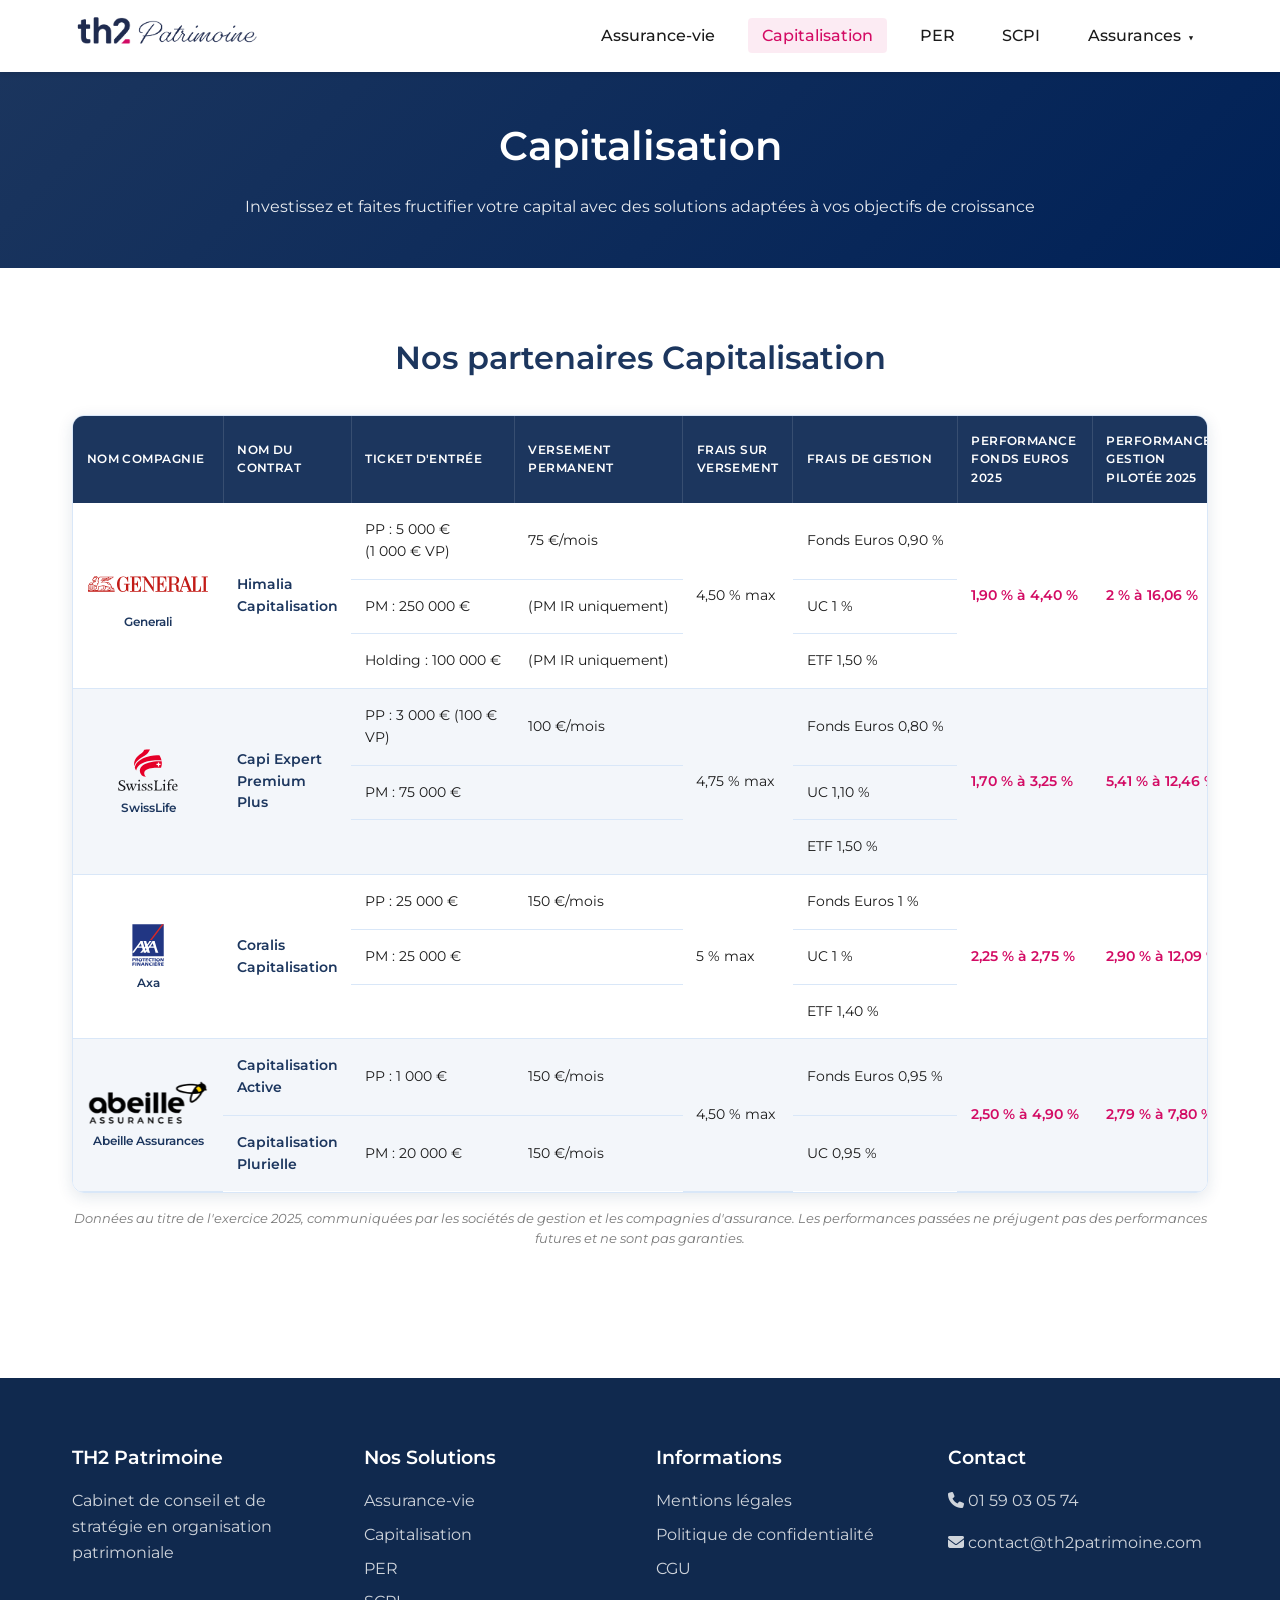
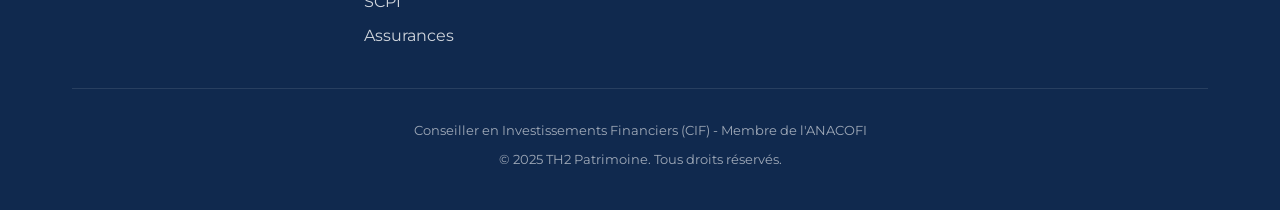
<file: pages/capitalisation.html>
<!DOCTYPE html>
<html lang="fr">
<head>
    <meta charset="UTF-8">
    <meta name="viewport" content="width=device-width, initial-scale=1.0">
    <title>Capitalisation | TH2 Patrimoine</title>
    <link rel="stylesheet" href="../css/styles.css">
    <link rel="stylesheet" href="https://cdnjs.cloudflare.com/ajax/libs/font-awesome/6.4.0/css/all.min.css">
    <link rel="preconnect" href="https://fonts.googleapis.com">
    <link rel="preconnect" href="https://fonts.gstatic.com" crossorigin>
    <link rel="stylesheet" href="https://fonts.googleapis.com/css2?family=Montserrat:wght@400;500;600;700;800&display=swap">
</head>
<body>
    <!-- Header -->
    <header class="header">
        <div class="container">
            <div class="logo">
                <a href="../index.html"><img src="../assets/logo-th2-patrimoine.png" alt="TH2 Patrimoine" width="228" height="48"></a>
            </div>
            <nav class="main-nav">
                <ul>
                    <li><a href="assurance-vie.html">Assurance-vie</a></li>
                    <li><a href="capitalisation.html" class="active">Capitalisation</a></li>
                    <li><a href="per.html">PER</a></li>
                    <li><a href="scpi.html">SCPI</a></li>
                    <li class="dropdown">
                        <a href="assurances.html">Assurances</a>
                        <ul class="dropdown-menu">
                            <li><a href="assurances-iard.html">IARD</a></li>
                            <li><a href="assurances-prevoyances.html">Prévoyance TNS</a></li>
                            <li><a href="assurances-entreprises.html">Contrats collectifs Entreprises</a></li>
                        </ul>
                    </li>
                </ul>
                <div class="mobile-menu-btn">
                    <i class="fas fa-bars"></i>
                </div>
            </nav>
        </div>
    </header>

    <!-- Product Header -->
    <section class="product-header">
        <div class="container">
            <h1>Capitalisation</h1>
            <p>Investissez et faites fructifier votre capital avec des solutions adaptées à vos objectifs de croissance</p>
        </div>
    </section>

    <!-- Main Content -->
    <main class="product-content">
        <div class="container">
            <!-- Produits distribués -->
            <section class="product-section partners-section" id="produits-distribues">
                <h2>Nos partenaires Capitalisation</h2>
                <div class="partners-table">
                    <table>
                        <thead>
                            <tr>
                        <th class="col-partner">Nom compagnie</th>
                        <th>Nom du contrat</th>
                        <th>Ticket d'entrée</th>
                        <th>Versement permanent</th>
                        <th>Frais sur versement</th>
                        <th>Frais de gestion</th>
                        <th>Performance
fonds euros 2025</th>
                        <th>Performance
gestion pilotée 2025</th>
                            </tr>
                        </thead>
                        <tbody>
                    <tr class="partner-group partner-generali">
                        <td class="col-partner" rowspan="3"><div class="partner-brand"><img src="../assets/logos/generali.svg" alt="Logo Generali" loading="lazy" width="120" height="44"><span class="partner-name">Generali</span></div></td>
                        <td class="contract-name" rowspan="3">Himalia Capitalisation</td>
                        <td>PP : 5 000 €<br>(1 000 € VP)</td>
                        <td class="nowrap">75 €/mois</td>
                        <td class="nowrap" rowspan="3">4,50&nbsp;% max</td>
                        <td class="nowrap">Fonds Euros 0,90 %</td>
                        <td class="perf" rowspan="3">1,90 % à 4,40 %</td>
                        <td class="perf" rowspan="3">2 % à 16,06 %</td>
                    </tr>
                    <tr class="partner-group partner-generali">
                        <td class="nowrap">PM : 250 000 €</td>
                        <td class="nowrap">(PM IR uniquement)</td>
                        <td class="nowrap">UC 1 %</td>
                    </tr>
                    <tr class="partner-group partner-generali">
                        <td class="nowrap">Holding : 100 000 €</td>
                        <td class="nowrap">(PM IR uniquement)</td>
                        <td class="nowrap">ETF 1,50 %</td>
                    </tr>
                    <tr class="partner-group partner-swisslife">
                        <td class="col-partner" rowspan="3"><div class="partner-brand"><img src="../assets/logos/swisslife.svg" alt="Logo SwissLife" loading="lazy" width="120" height="44"><span class="partner-name">SwissLife</span></div></td>
                        <td class="contract-name" rowspan="3">Capi Expert Premium Plus</td>
                        <td>PP : 3 000 € (100 € VP)</td>
                        <td class="nowrap">100 €/mois</td>
                        <td class="nowrap" rowspan="3">4,75&nbsp;% max</td>
                        <td class="nowrap">Fonds Euros 0,80 %</td>
                        <td class="perf" rowspan="3">1,70 % à 3,25 %</td>
                        <td class="perf" rowspan="3">5,41 % à 12,46 %</td>
                    </tr>
                    <tr class="partner-group partner-swisslife">
                        <td>PM : 75 000 €</td>
                        <td></td>
                        <td class="nowrap">UC 1,10 %</td>
                    </tr>
                    <tr class="partner-group partner-swisslife">
                        <td></td>
                        <td></td>
                        <td class="nowrap">ETF 1,50 %</td>
                    </tr>
                    <tr class="partner-group partner-axa">
                        <td class="col-partner" rowspan="3"><div class="partner-brand"><img src="../assets/logos/axa.svg" alt="Logo Axa" loading="lazy" width="120" height="44"><span class="partner-name">Axa</span></div></td>
                        <td class="contract-name" rowspan="3">Coralis Capitalisation</td>
                        <td>PP : 25 000 €</td>
                        <td class="nowrap">150 €/mois</td>
                        <td class="nowrap" rowspan="3">5&nbsp;% max</td>
                        <td class="nowrap">Fonds Euros 1 %</td>
                        <td class="perf" rowspan="3">2,25 % à 2,75 %</td>
                        <td class="perf" rowspan="3">2,90 % à 12,09 %</td>
                    </tr>
                    <tr class="partner-group partner-axa">
                        <td>PM : 25 000 €</td>
                        <td></td>
                        <td class="nowrap">UC 1 %</td>
                    </tr>
                    <tr class="partner-group partner-axa">
                        <td></td>
                        <td></td>
                        <td class="nowrap">ETF 1,40 %</td>
                    </tr>
                    <tr class="partner-group partner-abeille">
                        <td class="col-partner" rowspan="2"><div class="partner-brand"><img src="../assets/logos/abeille-assurances.png" alt="Logo Abeille Assurances" loading="lazy" width="120" height="44"><span class="partner-name">Abeille Assurances</span></div></td>
                        <td class="contract-name">Capitalisation Active</td>
                        <td>PP : 1 000 €</td>
                        <td class="nowrap">150 €/mois</td>
                        <td class="nowrap" rowspan="2">4,50&nbsp;% max</td>
                        <td class="nowrap">Fonds Euros 0,95 %</td>
                        <td class="perf" rowspan="2">2,50 % à 4,90 %</td>
                        <td class="perf" rowspan="2">2,79 % à 7,80 %</td>
                    </tr>
                    <tr class="partner-group partner-abeille">
                        <td class="contract-name">Capitalisation Plurielle</td>
                        <td>PM : 20 000 €</td>
                        <td class="nowrap">150 €/mois</td>
                        <td class="nowrap">UC 0,95 %</td>
                    </tr>
                        </tbody>
                    </table>
                </div>
                <p class="table-hint">Faites glisser le tableau horizontalement pour afficher toutes les colonnes.</p>
                <p class="partners-note">Données au titre de l'exercice 2025, communiquées par les sociétés de gestion et les compagnies d'assurance. Les performances passées ne préjugent pas des performances futures et ne sont pas garanties.</p>
            </section>
        </div>
    </main>

    <!-- Footer -->
    <footer class="footer">
        <div class="container">
            <div class="footer-content">
                <div class="footer-section">
                    <h3>TH2 Patrimoine</h3>
                    <p>Cabinet de conseil et de stratégie en organisation patrimoniale</p>
                </div>
                <div class="footer-section">
                    <h3>Nos Solutions</h3>
                    <ul>
                        <li><a href="assurance-vie.html">Assurance-vie</a></li>
                        <li><a href="capitalisation.html">Capitalisation</a></li>
                        <li><a href="per.html">PER</a></li>
                        <li><a href="scpi.html">SCPI</a></li>
                        <li><a href="assurances.html">Assurances</a></li>
                    </ul>
                </div>
                <div class="footer-section">
                    <h3>Informations</h3>
                    <ul>
                        <li><a href="#">Mentions légales</a></li>
                        <li><a href="#">Politique de confidentialité</a></li>
                        <li><a href="#">CGU</a></li>
                    </ul>
                </div>
                <div class="footer-section">
                    <h3>Contact</h3>
                    <p><i class="fas fa-phone"></i> 01 59 03 05 74</p>
                    <p><i class="fas fa-envelope"></i> contact@th2patrimoine.com</p>
                </div>
            </div>
            <div class="footer-bottom">
                <p>Conseiller en Investissements Financiers (CIF) - Membre de l'ANACOFI</p>
                <p>&copy; 2025 TH2 Patrimoine. Tous droits réservés.</p>
            </div>
        </div>
    </footer>

    <!-- Back to Top -->
    <a href="#" class="back-to-top">
        <i class="fas fa-chevron-up"></i>
    </a>

    <script src="../js/main.js"></script>
</body>
</html>
</file>
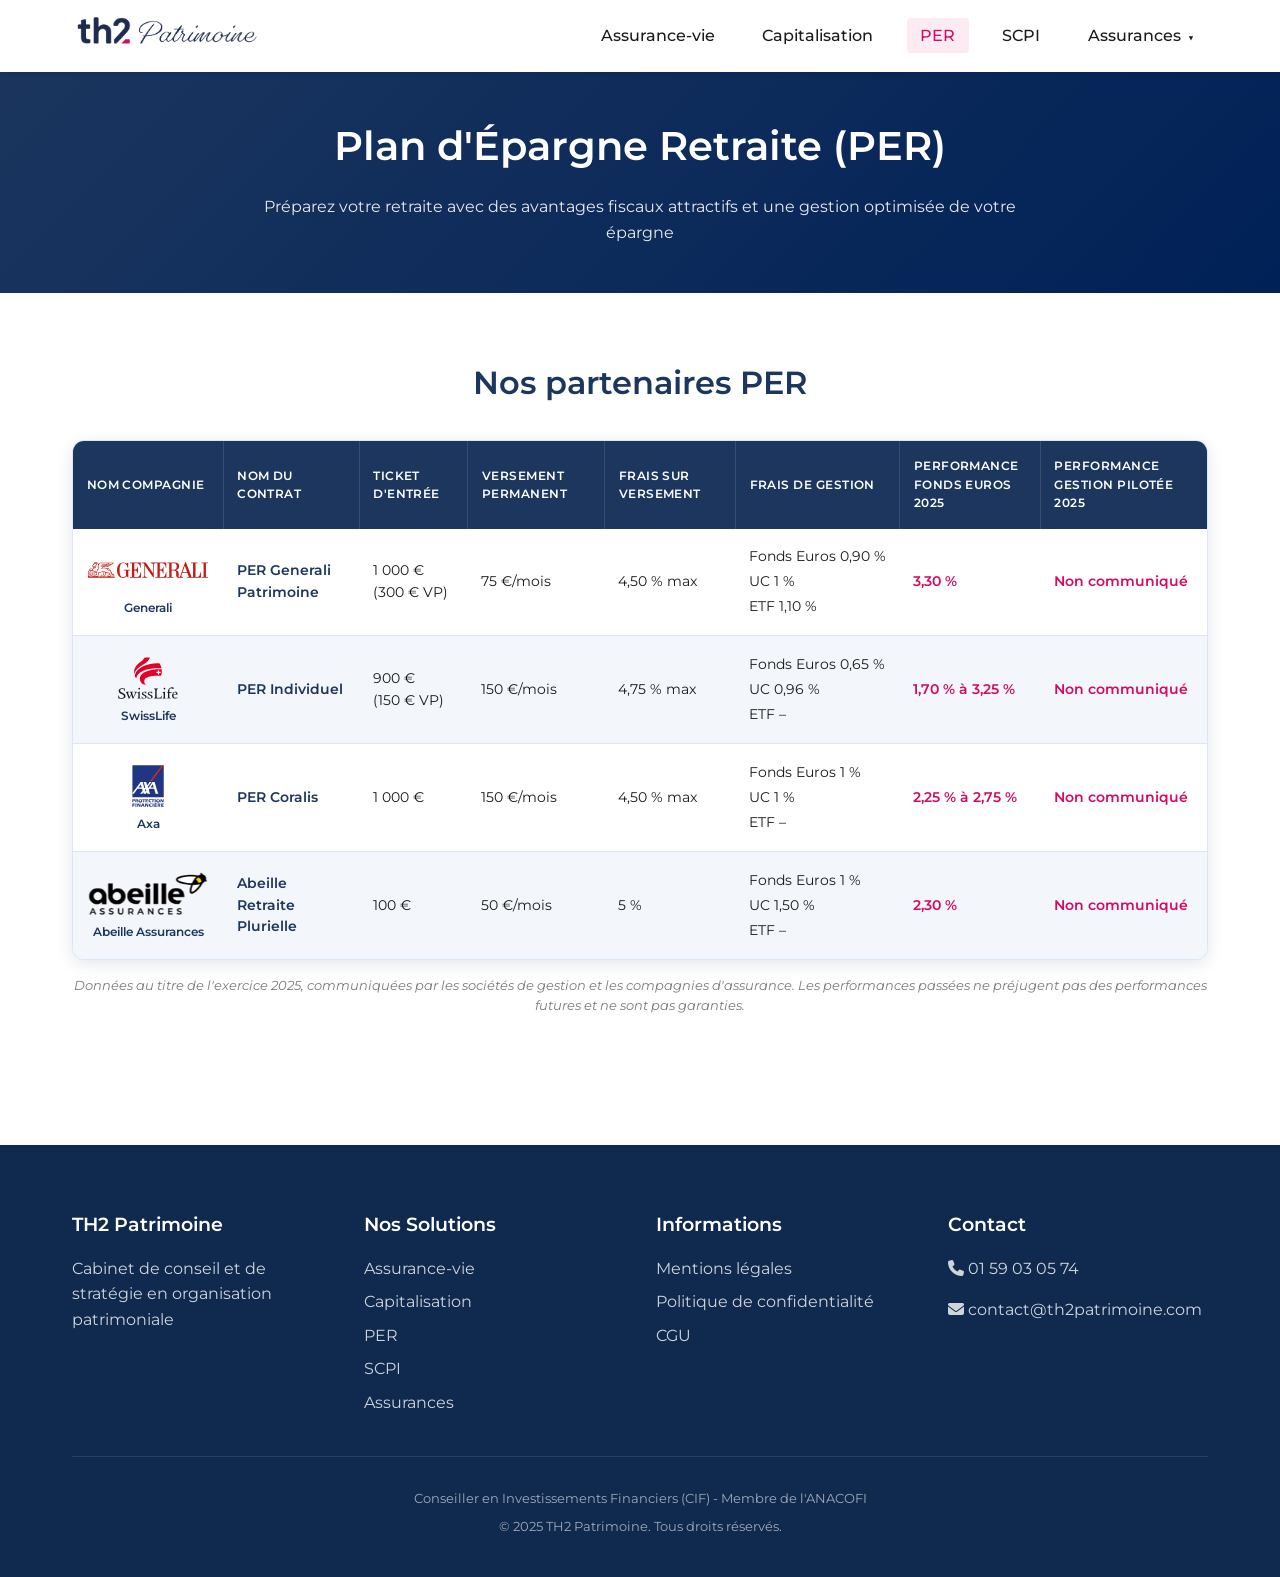
<file: pages/per.html>
<!DOCTYPE html>
<html lang="fr">
<head>
    <meta charset="UTF-8">
    <meta name="viewport" content="width=device-width, initial-scale=1.0">
    <title>PER - Plan d'Épargne Retraite | TH2 Patrimoine</title>
    <link rel="stylesheet" href="../css/styles.css">
    <link rel="stylesheet" href="https://cdnjs.cloudflare.com/ajax/libs/font-awesome/6.4.0/css/all.min.css">
    <link rel="preconnect" href="https://fonts.googleapis.com">
    <link rel="preconnect" href="https://fonts.gstatic.com" crossorigin>
    <link rel="stylesheet" href="https://fonts.googleapis.com/css2?family=Montserrat:wght@400;500;600;700;800&display=swap">
</head>
<body>
    <!-- Header -->
    <header class="header">
        <div class="container">
            <div class="logo">
                <a href="../index.html"><img src="../assets/logo-th2-patrimoine.png" alt="TH2 Patrimoine" width="228" height="48"></a>
            </div>
            <nav class="main-nav">
                <ul>
                    <li><a href="assurance-vie.html">Assurance-vie</a></li>
                    <li><a href="capitalisation.html">Capitalisation</a></li>
                    <li><a href="per.html" class="active">PER</a></li>
                    <li><a href="scpi.html">SCPI</a></li>
                    <li class="dropdown">
                        <a href="assurances.html">Assurances</a>
                        <ul class="dropdown-menu">
                            <li><a href="assurances-iard.html">IARD</a></li>
                            <li><a href="assurances-prevoyances.html">Prévoyance TNS</a></li>
                            <li><a href="assurances-entreprises.html">Contrats collectifs Entreprises</a></li>
                        </ul>
                    </li>
                </ul>
                <div class="mobile-menu-btn">
                    <i class="fas fa-bars"></i>
                </div>
            </nav>
        </div>
    </header>

    <!-- Product Header -->
    <section class="product-header">
        <div class="container">
            <h1>Plan d'Épargne Retraite (PER)</h1>
            <p>Préparez votre retraite avec des avantages fiscaux attractifs et une gestion optimisée de votre épargne</p>
        </div>
    </section>

    <!-- Main Content -->
    <main class="product-content">
        <div class="container">
            <!-- Produits distribués -->
            <section class="product-section partners-section" id="produits-distribues">
                <h2>Nos partenaires PER</h2>
                <div class="partners-table">
                    <table>
                        <thead>
                            <tr>
                        <th class="col-partner">Nom compagnie</th>
                        <th>Nom du contrat</th>
                        <th>Ticket d'entrée</th>
                        <th>Versement permanent</th>
                        <th>Frais sur versement</th>
                        <th>Frais de gestion</th>
                        <th>Performance
fonds euros 2025</th>
                        <th>Performance
gestion pilotée 2025</th>
                            </tr>
                        </thead>
                        <tbody>
                    <tr>
                        <td class="col-partner"><div class="partner-brand"><img src="../assets/logos/generali.svg" alt="Logo Generali" loading="lazy" width="120" height="44"><span class="partner-name">Generali</span></div></td>
                        <td class="contract-name">PER Generali Patrimoine</td>
                        <td>1 000 €<br>(300 € VP)</td>
                        <td class="nowrap">75 €/mois</td>
                        <td class="nowrap">4,50&nbsp;% max</td>
                        <td><ul class="fee-list"><li>Fonds Euros 0,90 %</li><li>UC 1 %</li><li>ETF 1,10 %</li></ul></td>
                        <td class="perf">3,30 %</td>
                        <td class="perf">Non communiqué</td>
                    </tr>
                    <tr>
                        <td class="col-partner"><div class="partner-brand"><img src="../assets/logos/swisslife.svg" alt="Logo SwissLife" loading="lazy" width="120" height="44"><span class="partner-name">SwissLife</span></div></td>
                        <td class="contract-name">PER Individuel</td>
                        <td>900 €<br>(150 € VP)</td>
                        <td class="nowrap">150 €/mois</td>
                        <td class="nowrap">4,75&nbsp;% max</td>
                        <td><ul class="fee-list"><li>Fonds Euros 0,65 %</li><li>UC 0,96 %</li><li>ETF –</li></ul></td>
                        <td class="perf">1,70 % à 3,25 %</td>
                        <td class="perf">Non communiqué</td>
                    </tr>
                    <tr>
                        <td class="col-partner"><div class="partner-brand"><img src="../assets/logos/axa.svg" alt="Logo Axa" loading="lazy" width="120" height="44"><span class="partner-name">Axa</span></div></td>
                        <td class="contract-name">PER Coralis</td>
                        <td>1 000 €</td>
                        <td class="nowrap">150 €/mois</td>
                        <td class="nowrap">4,50&nbsp;% max</td>
                        <td><ul class="fee-list"><li>Fonds Euros 1 %</li><li>UC 1 %</li><li>ETF –</li></ul></td>
                        <td class="perf">2,25 % à 2,75 %</td>
                        <td class="perf">Non communiqué</td>
                    </tr>
                    <tr>
                        <td class="col-partner"><div class="partner-brand"><img src="../assets/logos/abeille-assurances.png" alt="Logo Abeille Assurances" loading="lazy" width="120" height="44"><span class="partner-name">Abeille Assurances</span></div></td>
                        <td class="contract-name">Abeille Retraite Plurielle</td>
                        <td>100 €</td>
                        <td class="nowrap">50 €/mois</td>
                        <td class="nowrap">5&nbsp;%</td>
                        <td><ul class="fee-list"><li>Fonds Euros 1 %</li><li>UC 1,50 %</li><li>ETF –</li></ul></td>
                        <td class="perf">2,30 %</td>
                        <td class="perf">Non communiqué</td>
                    </tr>
                        </tbody>
                    </table>
                </div>
                <p class="table-hint">Faites glisser le tableau horizontalement pour afficher toutes les colonnes.</p>
                <p class="partners-note">Données au titre de l'exercice 2025, communiquées par les sociétés de gestion et les compagnies d'assurance. Les performances passées ne préjugent pas des performances futures et ne sont pas garanties.</p>
            </section>
        </div>
    </main>

    <!-- Footer -->
    <footer class="footer">
        <div class="container">
            <div class="footer-content">
                <div class="footer-section">
                    <h3>TH2 Patrimoine</h3>
                    <p>Cabinet de conseil et de stratégie en organisation patrimoniale</p>
                </div>
                <div class="footer-section">
                    <h3>Nos Solutions</h3>
                    <ul>
                        <li><a href="assurance-vie.html">Assurance-vie</a></li>
                        <li><a href="capitalisation.html">Capitalisation</a></li>
                        <li><a href="per.html">PER</a></li>
                        <li><a href="scpi.html">SCPI</a></li>
                        <li><a href="assurances.html">Assurances</a></li>
                    </ul>
                </div>
                <div class="footer-section">
                    <h3>Informations</h3>
                    <ul>
                        <li><a href="#">Mentions légales</a></li>
                        <li><a href="#">Politique de confidentialité</a></li>
                        <li><a href="#">CGU</a></li>
                    </ul>
                </div>
                <div class="footer-section">
                    <h3>Contact</h3>
                    <p><i class="fas fa-phone"></i> 01 59 03 05 74</p>
                    <p><i class="fas fa-envelope"></i> contact@th2patrimoine.com</p>
                </div>
            </div>
            <div class="footer-bottom">
                <p>Conseiller en Investissements Financiers (CIF) - Membre de l'ANACOFI</p>
                <p>&copy; 2025 TH2 Patrimoine. Tous droits réservés.</p>
            </div>
        </div>
    </footer>

    <!-- Back to Top -->
    <a href="#" class="back-to-top">
        <i class="fas fa-chevron-up"></i>
    </a>

    <script src="../js/main.js"></script>
</body>
</html>
</file>
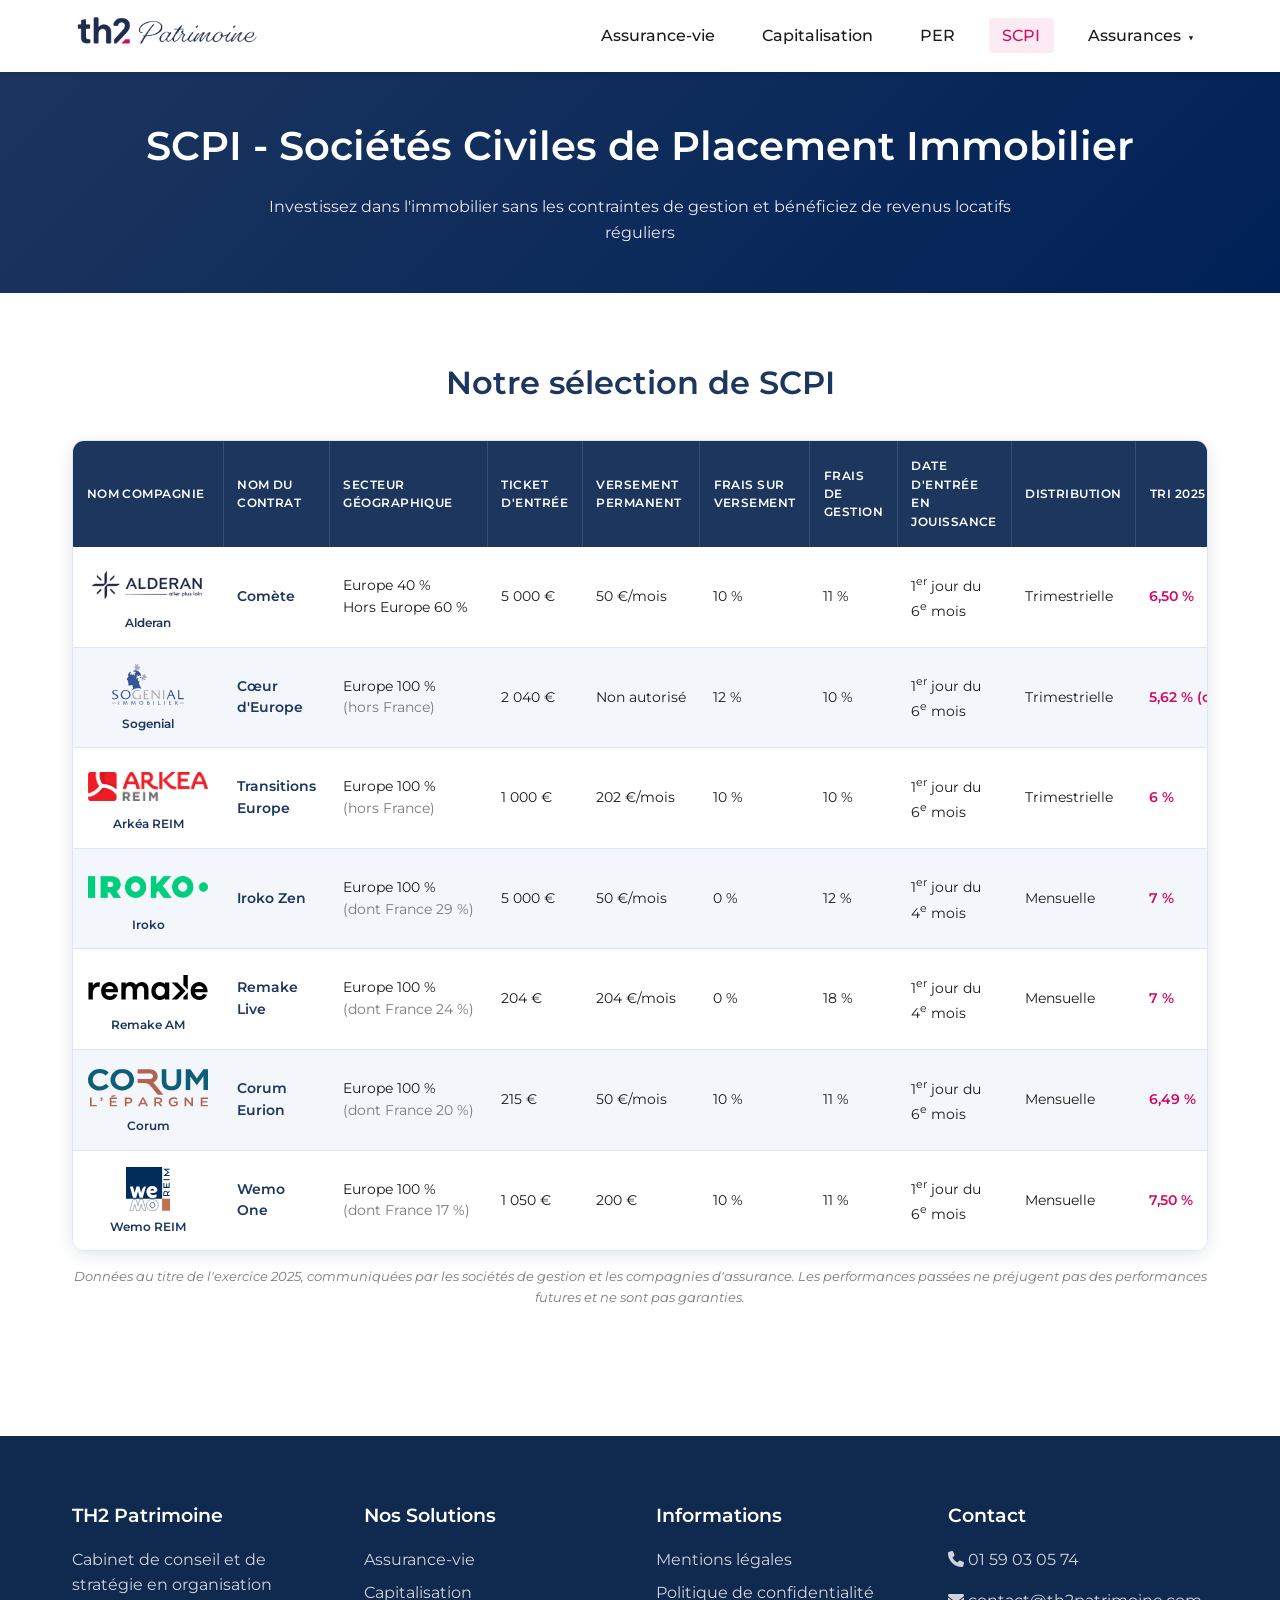
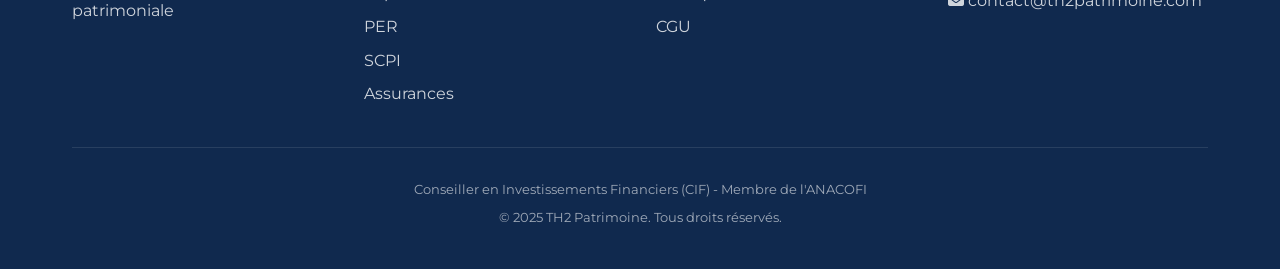
<file: pages/scpi.html>
<!DOCTYPE html>
<html lang="fr">
<head>
    <meta charset="UTF-8">
    <meta name="viewport" content="width=device-width, initial-scale=1.0">
    <title>SCPI - Sociétés Civiles de Placement Immobilier | TH2 Patrimoine</title>
    <link rel="stylesheet" href="../css/styles.css">
    <link rel="stylesheet" href="https://cdnjs.cloudflare.com/ajax/libs/font-awesome/6.4.0/css/all.min.css">
    <link rel="preconnect" href="https://fonts.googleapis.com">
    <link rel="preconnect" href="https://fonts.gstatic.com" crossorigin>
    <link rel="stylesheet" href="https://fonts.googleapis.com/css2?family=Montserrat:wght@400;500;600;700;800&display=swap">
</head>
<body>
    <!-- Header -->
    <header class="header">
        <div class="container">
            <div class="logo">
                <a href="../index.html"><img src="../assets/logo-th2-patrimoine.png" alt="TH2 Patrimoine" width="228" height="48"></a>
            </div>
            <nav class="main-nav">
                <ul>
                    <li><a href="assurance-vie.html">Assurance-vie</a></li>
                    <li><a href="capitalisation.html">Capitalisation</a></li>
                    <li><a href="per.html">PER</a></li>
                    <li><a href="scpi.html" class="active">SCPI</a></li>
                    <li class="dropdown">
                        <a href="assurances.html">Assurances</a>
                        <ul class="dropdown-menu">
                            <li><a href="assurances-iard.html">IARD</a></li>
                            <li><a href="assurances-prevoyances.html">Prévoyance TNS</a></li>
                            <li><a href="assurances-entreprises.html">Contrats collectifs Entreprises</a></li>
                        </ul>
                    </li>
                </ul>
                <div class="mobile-menu-btn">
                    <i class="fas fa-bars"></i>
                </div>
            </nav>
        </div>
    </header>

    <!-- Product Header -->
    <section class="product-header">
        <div class="container">
            <h1>SCPI - Sociétés Civiles de Placement Immobilier</h1>
            <p>Investissez dans l'immobilier sans les contraintes de gestion et bénéficiez de revenus locatifs réguliers</p>
        </div>
    </section>

    <!-- Main Content -->
    <main class="product-content">
        <div class="container">
            <!-- Produits distribués -->
            <section class="product-section partners-section" id="produits-distribues">
                <h2>Notre sélection de SCPI</h2>
                <div class="partners-table">
                    <table>
                        <thead>
                            <tr>
                        <th class="col-partner">Nom compagnie</th>
                        <th>Nom du contrat</th>
                        <th>Secteur géographique</th>
                        <th>Ticket d'entrée</th>
                        <th>Versement permanent</th>
                        <th>Frais sur versement</th>
                        <th>Frais de gestion</th>
                        <th>Date d'entrée en jouissance</th>
                        <th>Distribution</th>
                        <th>TRI 2025</th>
                        <th>Taux de distribution 2025</th>
                            </tr>
                        </thead>
                        <tbody>
                    <tr>
                        <td class="col-partner"><div class="partner-brand"><img src="../assets/logos/alderan.png" alt="Logo Alderan" loading="lazy" width="120" height="44"><span class="partner-name">Alderan</span></div></td>
                        <td class="contract-name">Comète</td>
                        <td class="nowrap">Europe 40 %<br>Hors Europe 60 %</td>
                        <td class="nowrap">5 000 €</td>
                        <td class="nowrap">50 €/mois</td>
                        <td class="nowrap">10 %</td>
                        <td class="nowrap">11 %</td>
                        <td>1<sup>er</sup> jour du 6<sup>e</sup> mois</td>
                        <td class="nowrap">Trimestrielle</td>
                        <td class="perf">6,50 %</td>
                        <td class="perf">9 %</td>
                    </tr>
                    <tr>
                        <td class="col-partner"><div class="partner-brand"><img src="../assets/logos/sogenial.svg" alt="Logo Sogenial" loading="lazy" width="120" height="44"><span class="partner-name">Sogenial</span></div></td>
                        <td class="contract-name">Cœur d'Europe</td>
                        <td class="nowrap">Europe 100 %<br><span class="muted">(hors France)</span></td>
                        <td class="nowrap">2 040 €</td>
                        <td class="nowrap">Non autorisé</td>
                        <td class="nowrap">12 %</td>
                        <td class="nowrap">10 %</td>
                        <td>1<sup>er</sup> jour du 6<sup>e</sup> mois</td>
                        <td class="nowrap">Trimestrielle</td>
                        <td class="perf">5,62 % (cible)</td>
                        <td class="perf">6,25 %</td>
                    </tr>
                    <tr>
                        <td class="col-partner"><div class="partner-brand"><img src="../assets/logos/arkea-reim.png" alt="Logo Arkéa REIM" loading="lazy" width="120" height="44"><span class="partner-name">Arkéa REIM</span></div></td>
                        <td class="contract-name">Transitions Europe</td>
                        <td class="nowrap">Europe 100 %<br><span class="muted">(hors France)</span></td>
                        <td class="nowrap">1 000 €</td>
                        <td class="nowrap">202 €/mois</td>
                        <td class="nowrap">10 %</td>
                        <td class="nowrap">10 %</td>
                        <td>1<sup>er</sup> jour du 6<sup>e</sup> mois</td>
                        <td class="nowrap">Trimestrielle</td>
                        <td class="perf">6 %</td>
                        <td class="perf">7,60 %</td>
                    </tr>
                    <tr>
                        <td class="col-partner"><div class="partner-brand"><img src="../assets/logos/iroko.webp" alt="Logo Iroko" loading="lazy" width="120" height="44"><span class="partner-name">Iroko</span></div></td>
                        <td class="contract-name">Iroko Zen</td>
                        <td class="nowrap">Europe 100 %<br><span class="muted">(dont France 29 %)</span></td>
                        <td class="nowrap">5 000 €</td>
                        <td class="nowrap">50 €/mois</td>
                        <td class="nowrap">0 %</td>
                        <td class="nowrap">12 %</td>
                        <td>1<sup>er</sup> jour du 4<sup>e</sup> mois</td>
                        <td class="nowrap">Mensuelle</td>
                        <td class="perf">7 %</td>
                        <td class="perf">7,14 %</td>
                    </tr>
                    <tr>
                        <td class="col-partner"><div class="partner-brand"><img src="../assets/logos/remake.svg" alt="Logo Remake AM" loading="lazy" width="120" height="44"><span class="partner-name">Remake AM</span></div></td>
                        <td class="contract-name">Remake Live</td>
                        <td class="nowrap">Europe 100 %<br><span class="muted">(dont France 24 %)</span></td>
                        <td class="nowrap">204 €</td>
                        <td class="nowrap">204 €/mois</td>
                        <td class="nowrap">0 %</td>
                        <td class="nowrap">18 %</td>
                        <td>1<sup>er</sup> jour du 4<sup>e</sup> mois</td>
                        <td class="nowrap">Mensuelle</td>
                        <td class="perf">7 %</td>
                        <td class="perf">7,05 %</td>
                    </tr>
                    <tr>
                        <td class="col-partner"><div class="partner-brand"><img src="../assets/logos/corum.svg" alt="Logo Corum" loading="lazy" width="120" height="44"><span class="partner-name">Corum</span></div></td>
                        <td class="contract-name">Corum Eurion</td>
                        <td class="nowrap">Europe 100 %<br><span class="muted">(dont France 20 %)</span></td>
                        <td class="nowrap">215 €</td>
                        <td class="nowrap">50 €/mois</td>
                        <td class="nowrap">10 %</td>
                        <td class="nowrap">11 %</td>
                        <td>1<sup>er</sup> jour du 6<sup>e</sup> mois</td>
                        <td class="nowrap">Mensuelle</td>
                        <td class="perf">6,49 %</td>
                        <td class="perf">5,73 %</td>
                    </tr>
                    <tr>
                        <td class="col-partner"><div class="partner-brand"><img src="../assets/logos/wemo.svg" alt="Logo Wemo REIM" loading="lazy" width="120" height="44"><span class="partner-name">Wemo REIM</span></div></td>
                        <td class="contract-name">Wemo One</td>
                        <td class="nowrap">Europe 100 %<br><span class="muted">(dont France 17 %)</span></td>
                        <td class="nowrap">1 050 €</td>
                        <td class="nowrap">200 €</td>
                        <td class="nowrap">10 %</td>
                        <td class="nowrap">11 %</td>
                        <td>1<sup>er</sup> jour du 6<sup>e</sup> mois</td>
                        <td class="nowrap">Mensuelle</td>
                        <td class="perf">7,50 %</td>
                        <td class="perf">7 %</td>
                    </tr>
                        </tbody>
                    </table>
                </div>
                <p class="table-hint">Faites glisser le tableau horizontalement pour afficher toutes les colonnes.</p>
                <p class="partners-note">Données au titre de l'exercice 2025, communiquées par les sociétés de gestion et les compagnies d'assurance. Les performances passées ne préjugent pas des performances futures et ne sont pas garanties.</p>
            </section>
        </div>
    </main>

    <!-- Footer -->
    <footer class="footer">
        <div class="container">
            <div class="footer-content">
                <div class="footer-section">
                    <h3>TH2 Patrimoine</h3>
                    <p>Cabinet de conseil et de stratégie en organisation patrimoniale</p>
                </div>
                <div class="footer-section">
                    <h3>Nos Solutions</h3>
                    <ul>
                        <li><a href="assurance-vie.html">Assurance-vie</a></li>
                        <li><a href="capitalisation.html">Capitalisation</a></li>
                        <li><a href="per.html">PER</a></li>
                        <li><a href="scpi.html">SCPI</a></li>
                        <li><a href="assurances.html">Assurances</a></li>
                    </ul>
                </div>
                <div class="footer-section">
                    <h3>Informations</h3>
                    <ul>
                        <li><a href="#">Mentions légales</a></li>
                        <li><a href="#">Politique de confidentialité</a></li>
                        <li><a href="#">CGU</a></li>
                    </ul>
                </div>
                <div class="footer-section">
                    <h3>Contact</h3>
                    <p><i class="fas fa-phone"></i> 01 59 03 05 74</p>
                    <p><i class="fas fa-envelope"></i> contact@th2patrimoine.com</p>
                </div>
            </div>
            <div class="footer-bottom">
                <p>Conseiller en Investissements Financiers (CIF) - Membre de l'ANACOFI</p>
                <p>&copy; 2025 TH2 Patrimoine. Tous droits réservés.</p>
            </div>
        </div>
    </footer>

    <!-- Back to Top -->
    <a href="#" class="back-to-top">
        <i class="fas fa-chevron-up"></i>
    </a>

    <script src="../js/main.js"></script>
</body>
</html>
</file>
<file: css/styles.css>
/* TH2 Patrimoine - Styles CSS */

/* CSS Variables - Charte graphique th2patrimoine.com */
:root {
    /* Bleu nuit de marque */
    --primary-color: #1C365E;
    --primary-dark: #10294E;
    --primary-light: #19365F;
    --primary-deep: #002157;
    /* Magenta de marque (couleur d'accentuation du site) */
    --secondary-color: #D30B64;
    --secondary-dark: #A80850;
    --secondary-light: #EB5D98;
    --accent-color: #EB5D98;
    --white: #ffffff;
    --light-gray: #F3F6FA;
    --medium-gray: #D9E7F8;
    --pale-blue: #E8F1FF;
    --dark-gray: #7A7A7A;
    --text-primary: #1B1B1B;
    --text-secondary: #7A7A7A;
    --gradient-primary: linear-gradient(135deg, #1C365E 0%, #002157 100%);
    --gradient-secondary: linear-gradient(135deg, #D30B64 0%, #EB5D98 100%);
    /* Hauteur réelle de l'en-tête fixe : 0,75rem + 41,6px (liens du menu) + 0,75rem */
    --header-height: 66px;
}

* { margin: 0; padding: 0; box-sizing: border-box; }

body {
    font-family: 'Montserrat', 'Segoe UI', Tahoma, Geneva, Verdana, sans-serif;
    line-height: 1.6;
    color: var(--text-primary);
}

.container { width: 100%; max-width: 1200px; margin: 0 auto; padding: 0 2rem; }

h1, h2, h3 { font-weight: 600; margin-bottom: 1rem; }
h1 { font-size: 2.5rem; }
h2 { font-size: 2rem; }
h3 { font-size: 1.5rem; }
p { margin-bottom: 1rem; color: var(--text-secondary); }
a { text-decoration: none; color: inherit; }

/* Header */
.header {
    background: var(--white);
    box-shadow: 0 2px 4px rgba(0,0,0,0.1);
    position: fixed;
    width: 100%;
    top: 0;
    z-index: 1000;
    padding: 0.75rem 0;
}
.header .container { display: flex; justify-content: space-between; align-items: center; }
.logo img { display: block; height: 40px; width: auto; }
/* Les ancres ne doivent pas amener leur titre sous l'en-tête fixe */
section[id] { scroll-margin-top: calc(var(--header-height) + 1rem); }

.main-nav ul { display: flex; list-style: none; gap: 1.25rem; }
.main-nav ul li a { font-weight: 500; padding: 0.5rem 0.85rem; border-radius: 4px; }
.main-nav ul li a:hover, .main-nav ul li a.active {
    color: var(--secondary-color);
    background: rgba(211, 11, 100, 0.08);
}
.main-nav ul li a.btn-contact {
    background: var(--secondary-color);
    color: var(--white);
    padding: 0.5rem 1.5rem;
    border-radius: 8px;
}

/* Dropdown Menu */
.main-nav ul li.dropdown {
    position: relative;
}

.main-nav ul li.dropdown > a::after {
    content: " ▼";
    font-size: 0.65rem;
    margin-left: 0.3rem;
}

.main-nav ul li.dropdown .dropdown-menu {
    display: none;
    position: absolute;
    top: 100%;
    left: 0;
    background: var(--white);
    list-style: none;
    padding: 0.5rem 0;
    border-radius: 4px;
    box-shadow: 0 4px 12px rgba(0, 0, 0, 0.15);
    min-width: 180px;
    margin-top: 0.25rem;
    z-index: 1001;
}

.main-nav ul li.dropdown:hover .dropdown-menu {
    display: block;
}

.main-nav ul li.dropdown .dropdown-menu li {
    margin: 0;
}

.main-nav ul li.dropdown .dropdown-menu li a {
    display: block;
    padding: 0.75rem 1rem;
    color: var(--text-primary);
    font-weight: 500;
    font-size: 0.95rem;
    transition: all 0.2s ease;
}

.main-nav ul li.dropdown .dropdown-menu li a:hover,
.main-nav ul li.dropdown .dropdown-menu li a.active {
    background: rgba(211, 11, 100, 0.08);
    color: var(--secondary-color);
    padding-left: 1.25rem;
}

.main-nav ul li.dropdown .dropdown-menu li:first-child a {
    border-radius: 4px 4px 0 0;
}

.main-nav ul li.dropdown .dropdown-menu li:last-child a {
    border-radius: 0 0 4px 4px;
}

.hero {
    padding: calc(var(--header-height) + 4rem) 0 5rem;
    background: var(--gradient-primary);
    color: var(--white);
}
.hero .container { display: flex; justify-content: center; }
.hero-content { max-width: 760px; text-align: center; }
.hero-content h1 { font-size: 2.5rem; margin-bottom: 1.5rem; }
.hero-subtitle { font-size: 1.5rem; margin-bottom: 2rem; opacity: 0.9; }
.hero-buttons { display: flex; gap: 1.5rem; justify-content: center; }

/* Buttons */
.btn {
    display: inline-block;
    padding: 0.75rem 2rem;
    border-radius: 8px;
    font-weight: 500;
    transition: all 0.3s ease;
    cursor: pointer;
}
.btn-primary {
    background: var(--secondary-color);
    color: var(--white);
}
.btn-primary:hover { background: var(--secondary-dark); transform: translateY(-2px); }
.btn-secondary {
    background: transparent;
    color: var(--white);
    border: 2px solid var(--white);
}
.btn-card {
    background: var(--secondary-color);
    color: var(--white);
    padding: 0.5rem 1rem;
    border-radius: 4px;
    font-size: 0.9rem;
    margin-top: auto;
    display: inline-block;
}

/* Sections */
.section-title {
    text-align: center;
    margin-bottom: 3rem;
    color: var(--primary-color);
    position: relative;
    padding-bottom: 0.5rem;
}
.section-title::after {
    content: '';
    position: absolute;
    bottom: 0;
    left: 50%;
    transform: translateX(-50%);
    width: 80px;
    height: 4px;
    background: var(--gradient-secondary);
    border-radius: 4px;
}

/* Solutions */
.solutions { padding: 4rem 0; background: var(--light-gray); }
.solutions-grid { display: grid; grid-template-columns: repeat(4, 1fr); gap: 2rem; }

/* Assurances Section - 3 colonnes centrées */
.assurances .solutions-grid,
.assurances-page .solutions-grid {
    grid-template-columns: repeat(3, 1fr);
    max-width: 900px;
    margin: 0 auto;
}
.solution-card {
    background: var(--white);
    padding: 2rem;
    border-radius: 12px;
    box-shadow: 0 4px 8px rgba(0,0,0,0.1);
    text-align: center;
    transition: all 0.3s ease;
    display: flex;
    flex-direction: column;
}
.solution-card:hover { transform: translateY(-5px); box-shadow: 0 8px 16px rgba(0,0,0,0.15); }
.card-icon {
    width: 80px;
    height: 80px;
    background: var(--gradient-secondary);
    border-radius: 50%;
    display: flex;
    justify-content: center;
    align-items: center;
    margin: 0 auto 1.5rem;
}
.card-icon i { font-size: 2rem; color: var(--white); }
.solution-card h3 { color: var(--primary-color); margin-bottom: 0.5rem; }
.solution-card p { color: var(--text-secondary); font-size: 0.9rem; }

/* Why Choose Us */
.why-choose-us { padding: 4rem 0; }
.features-grid { display: grid; grid-template-columns: repeat(4, 1fr); gap: 2rem; }
.feature { text-align: center; padding: 1.5rem; }
.feature-icon {
    width: 70px;
    height: 70px;
    background: var(--medium-gray);
    border-radius: 50%;
    display: flex;
    justify-content: center;
    align-items: center;
    margin: 0 auto 1rem;
}
.feature-icon i { font-size: 1.8rem; color: var(--secondary-color); }
.feature h3 { color: var(--primary-color); margin-bottom: 0.5rem; }
.feature p { color: var(--text-secondary); font-size: 0.9rem; }

/* Testimonials */
.testimonials { padding: 4rem 0; background: linear-gradient(135deg, var(--light-gray) 0%, var(--medium-gray) 100%); }
.testimonials-grid { display: grid; grid-template-columns: repeat(3, 1fr); gap: 2rem; margin-bottom: 2rem; }
.testimonial {
    background: var(--white);
    padding: 2rem;
    border-radius: 12px;
    box-shadow: 0 4px 8px rgba(0,0,0,0.1);
}
.rating { color: var(--secondary-color); margin-bottom: 1rem; }
.testimonial p { color: var(--text-primary); font-style: italic; margin-bottom: 1rem; }
.testimonial h4 { color: var(--primary-color); font-size: 1rem; }
.testimonial-stats {
    text-align: center;
    padding: 1.5rem;
    background: var(--primary-color);
    color: var(--white);
    border-radius: 12px;
}
.testimonial-stats h3 { font-size: 2rem; margin-bottom: 0.5rem; }

/* Contact */
.contact { padding: 4rem 0; }
.contact-content { display: grid; grid-template-columns: 1fr 1fr; gap: 3rem; }
.contact-info h3 { color: var(--primary-color); margin-bottom: 0.5rem; }
.contact-details { display: flex; flex-direction: column; gap: 1rem; margin-bottom: 2rem; }
.contact-item { display: flex; align-items: center; gap: 0.5rem; }
.contact-item i { color: var(--secondary-color); font-size: 1.2rem; }
.contact-form {
    background: var(--light-gray);
    padding: 2rem;
    border-radius: 12px;
}
.form-group { margin-bottom: 1.5rem; }
.form-group input, .form-group select, .form-group textarea {
    width: 100%;
    padding: 0.75rem;
    border: 1px solid var(--medium-gray);
    border-radius: 4px;
    font-size: 1rem;
}
.form-group textarea { min-height: 120px; resize: vertical; }
.contact-form button { width: 100%; }

/* Footer */
.footer {
    background: var(--primary-dark);
    color: var(--white);
    padding: 4rem 0 2rem;
}
.footer-content { display: grid; grid-template-columns: repeat(4, 1fr); gap: 2rem; margin-bottom: 2rem; }
.footer-section h3 { margin-bottom: 1rem; font-size: 1.2rem; }
.footer-section p { color: rgba(255,255,255,0.8); margin-bottom: 1rem; }
.footer-section ul { list-style: none; }
.footer-section ul li { margin-bottom: 0.5rem; }
.footer-section ul li a { color: rgba(255,255,255,0.8); }
.footer-section ul li a:hover { color: var(--secondary-light); }
.social-links { display: flex; gap: 0.5rem; }
.social-links a {
    width: 40px;
    height: 40px;
    background: rgba(255,255,255,0.1);
    border-radius: 50%;
    display: flex;
    justify-content: center;
    align-items: center;
    color: var(--white);
    transition: all 0.3s ease;
}
.social-links a:hover { background: var(--secondary-color); }
.newsletter-form { display: flex; gap: 0.5rem; margin-top: 1rem; }
.newsletter-form input {
    flex: 1;
    padding: 0.5rem;
    border: 1px solid rgba(255,255,255,0.2);
    border-radius: 4px;
    background: rgba(255,255,255,0.1);
    color: var(--white);
}
.newsletter-form button {
    background: var(--secondary-color);
    color: var(--white);
    border: none;
    width: 40px;
    border-radius: 4px;
    cursor: pointer;
}
.footer-bottom {
    text-align: center;
    padding-top: 2rem;
    border-top: 1px solid rgba(255,255,255,0.1);
}
.footer-bottom p { color: rgba(255,255,255,0.6); font-size: 0.8rem; margin-bottom: 0.5rem; }

/* Back to Top */
.back-to-top {
    position: fixed;
    bottom: 20px;
    right: 20px;
    width: 50px;
    height: 50px;
    background: var(--secondary-color);
    color: var(--white);
    border-radius: 50%;
    display: flex;
    justify-content: center;
    align-items: center;
    opacity: 0;
    visibility: hidden;
    transition: all 0.3s ease;
    z-index: 100;
}
.back-to-top.visible { opacity: 1; visibility: visible; }
.back-to-top:hover { background: var(--secondary-dark); }

/* Product Pages */
.product-header {
    background: var(--gradient-primary);
    color: var(--white);
    padding: calc(var(--header-height) + 3rem) 0 3rem;
    text-align: center;
}
.product-header h1 { color: var(--white); }
.product-header p { color: rgba(255,255,255,0.9); max-width: 800px; margin: 0 auto; }
.product-content { padding: 4rem 0; }
.product-section { margin-bottom: 4rem; }
.product-section h2 { color: var(--primary-color); text-align: center; margin-bottom: 2rem; }

/* Product Intro */
.product-intro {
    max-width: 800px;
    margin: 0 auto;
    text-align: center;
}
.product-intro p {
    margin-bottom: 1rem;
    color: var(--text-secondary);
}

/* Benefits Grid */
.benefits-grid { display: grid; grid-template-columns: repeat(2, 1fr); gap: 2rem; }
.benefit-card {
    background: var(--white);
    padding: 2rem;
    border-radius: 12px;
    box-shadow: 0 4px 8px rgba(0,0,0,0.1);
    border-left: 4px solid var(--secondary-color);
}
.benefit-card h3 { color: var(--primary-color); margin-bottom: 0.5rem; }
.benefit-card h3 i { margin-right: 0.5rem; color: var(--secondary-color); }

/* Offers Grid */
.offers-grid { display: grid; grid-template-columns: repeat(3, 1fr); gap: 2rem; }
.offer-card {
    background: var(--white);
    padding: 2rem;
    border-radius: 12px;
    box-shadow: 0 4px 8px rgba(0,0,0,0.1);
    text-align: center;
}
.offer-icon {
    width: 70px;
    height: 70px;
    background: var(--gradient-secondary);
    border-radius: 50%;
    display: flex;
    justify-content: center;
    align-items: center;
    margin: 0 auto 1.5rem;
}
.offer-icon i { font-size: 1.8rem; color: var(--white); }
.offer-card h3 { color: var(--primary-color); margin-bottom: 1rem; }
.offer-card p { color: var(--text-secondary); margin-bottom: 1.5rem; }
.offer-card ul { list-style: none; text-align: left; }
.offer-card ul li { margin-bottom: 0.5rem; padding-left: 1.5rem; position: relative; }
.offer-card ul li::before {
    content: '✓';
    position: absolute;
    left: 0;
    color: var(--secondary-color);
    font-weight: bold;
}

/* Comparison Table */
.comparison-table {
    overflow-x: auto;
    margin: 2rem 0;
}
.comparison-table table {
    width: 100%;
    border-collapse: collapse;
    background: var(--white);
    border-radius: 12px;
    box-shadow: 0 4px 8px rgba(0,0,0,0.1);
}
.comparison-table th,
.comparison-table td {
    padding: 1rem;
    text-align: left;
    border-bottom: 1px solid var(--medium-gray);
}
.comparison-table th { background: var(--primary-color); color: var(--white); }
.comparison-table tr:nth-child(even) { background: var(--light-gray); }
.comparison-table .fa-check { color: #28a745; }
.comparison-table .fa-times { color: #dc3545; }

/* Profiles Grid */
.profiles-grid { display: grid; grid-template-columns: repeat(auto-fit, minmax(250px, 1fr)); gap: 2rem; }
.profile-card {
    background: var(--white);
    padding: 2rem;
    border-radius: 12px;
    box-shadow: 0 4px 8px rgba(0,0,0,0.1);
    text-align: center;
}
.profile-icon {
    width: 70px;
    height: 70px;
    background: var(--medium-gray);
    border-radius: 50%;
    display: flex;
    justify-content: center;
    align-items: center;
    margin: 0 auto 1.5rem;
}
.profile-icon i { font-size: 1.8rem; color: var(--secondary-color); }
.profile-card h3 { color: var(--primary-color); margin-bottom: 1rem; }
.profile-card p { color: var(--text-secondary); }

/* Why Provision Grid */
.why-provision-grid { display: grid; grid-template-columns: repeat(auto-fit, minmax(250px, 1fr)); gap: 2rem; }
.why-card {
    background: var(--white);
    padding: 2rem;
    border-radius: 12px;
    box-shadow: 0 4px 8px rgba(0,0,0,0.1);
    text-align: center;
}
.why-icon {
    width: 70px;
    height: 70px;
    background: var(--gradient-secondary);
    border-radius: 50%;
    display: flex;
    justify-content: center;
    align-items: center;
    margin: 0 auto 1.5rem;
}
.why-icon i { font-size: 1.8rem; color: var(--white); }
.why-card h3 { color: var(--primary-color); margin-bottom: 1rem; }

/* Coverage Types */
.coverage-types { display: grid; grid-template-columns: repeat(auto-fit, minmax(300px, 1fr)); gap: 2rem; }
.coverage-card {
    background: var(--white);
    padding: 2rem;
    border-radius: 12px;
    box-shadow: 0 4px 8px rgba(0,0,0,0.1);
}
.coverage-icon {
    width: 60px;
    height: 60px;
    background: var(--medium-gray);
    border-radius: 50%;
    display: flex;
    justify-content: center;
    align-items: center;
    margin-bottom: 1rem;
}
.coverage-icon i { font-size: 1.5rem; color: var(--secondary-color); }
.coverage-card h3 { color: var(--primary-color); margin-bottom: 0.5rem; }
.coverage-card p { color: var(--text-secondary); margin-bottom: 1rem; }
.coverage-details { background: var(--light-gray); padding: 1rem; border-radius: 8px; }
.coverage-details p { margin-bottom: 0.5rem; color: var(--text-primary); }
.coverage-details strong { color: var(--primary-color); }

/* Use Cases Grid */
.use-cases-grid { display: grid; grid-template-columns: repeat(auto-fit, minmax(250px, 1fr)); gap: 2rem; }
.use-case-card {
    background: var(--white);
    padding: 2rem;
    border-radius: 12px;
    box-shadow: 0 4px 8px rgba(0,0,0,0.1);
    text-align: center;
}
.use-case-icon {
    width: 70px;
    height: 70px;
    background: var(--gradient-primary);
    border-radius: 50%;
    display: flex;
    justify-content: center;
    align-items: center;
    margin: 0 auto 1.5rem;
}
.use-case-icon i { font-size: 1.8rem; color: var(--white); }
.use-case-card h3 { color: var(--primary-color); margin-bottom: 1rem; }

/* Tax Benefits */
.tax-benefits { display: grid; grid-template-columns: repeat(auto-fit, minmax(250px, 1fr)); gap: 2rem; }
.tax-benefit-card {
    background: var(--white);
    padding: 2rem;
    border-radius: 12px;
    box-shadow: 0 4px 8px rgba(0,0,0,0.1);
    text-align: center;
}
.tax-benefit-icon {
    width: 70px;
    height: 70px;
    background: var(--gradient-primary);
    border-radius: 50%;
    display: flex;
    justify-content: center;
    align-items: center;
    margin: 0 auto 1.5rem;
}
.tax-benefit-icon i { font-size: 1.8rem; color: var(--white); }
.tax-benefit-card h3 { color: var(--primary-color); margin-bottom: 1rem; }

/* Investment Options */
.investment-options { display: grid; grid-template-columns: repeat(3, 1fr); gap: 2rem; }
.investment-option-card {
    background: var(--white);
    padding: 2rem;
    border-radius: 12px;
    box-shadow: 0 4px 8px rgba(0,0,0,0.1);
    text-align: center;
}
.investment-icon {
    width: 70px;
    height: 70px;
    background: var(--gradient-secondary);
    border-radius: 50%;
    display: flex;
    justify-content: center;
    align-items: center;
    margin: 0 auto 1.5rem;
}
.investment-icon i { font-size: 1.8rem; color: var(--white); }
.investment-option-card h3 { color: var(--primary-color); margin-bottom: 1rem; }
.risk-level { margin-top: 1rem; }
.risk-level span { margin-right: 0.5rem; color: var(--text-secondary); }

/* Withdrawal Options */
.withdrawal-options { display: grid; grid-template-columns: repeat(3, 1fr); gap: 2rem; }
.withdrawal-card {
    background: var(--white);
    padding: 2rem;
    border-radius: 12px;
    box-shadow: 0 4px 8px rgba(0,0,0,0.1);
    text-align: center;
}
.withdrawal-icon {
    width: 70px;
    height: 70px;
    background: var(--gradient-secondary);
    border-radius: 50%;
    display: flex;
    justify-content: center;
    align-items: center;
    margin: 0 auto 1.5rem;
}
.withdrawal-icon i { font-size: 1.8rem; color: var(--white); }
.withdrawal-card h3 { color: var(--primary-color); margin-bottom: 1rem; }
.withdrawal-card p { color: var(--text-secondary); margin-bottom: 1.5rem; }
.withdrawal-card ul { list-style: none; text-align: left; }
.withdrawal-card ul li { margin-bottom: 0.5rem; padding-left: 1.5rem; position: relative; }
.withdrawal-card ul li::before {
    content: '✓';
    position: absolute;
    left: 0;
    color: var(--secondary-color);
    font-weight: bold;
}

/* Early Withdrawal */
.early-withdrawal-grid { display: grid; grid-template-columns: repeat(auto-fit, minmax(250px, 1fr)); gap: 2rem; }
.early-withdrawal-card {
    background: var(--white);
    padding: 2rem;
    border-radius: 12px;
    box-shadow: 0 4px 8px rgba(0,0,0,0.1);
    text-align: center;
}
.early-withdrawal-icon {
    width: 70px;
    height: 70px;
    background: var(--gradient-primary);
    border-radius: 50%;
    display: flex;
    justify-content: center;
    align-items: center;
    margin: 0 auto 1.5rem;
}
.early-withdrawal-icon i { font-size: 1.8rem; color: var(--white); }
.early-withdrawal-card h3 { color: var(--primary-color); margin-bottom: 1rem; }

/* PER Types */
.per-types-grid { display: grid; grid-template-columns: repeat(3, 1fr); gap: 2rem; }
.per-type-card {
    background: var(--white);
    padding: 2rem;
    border-radius: 12px;
    box-shadow: 0 4px 8px rgba(0,0,0,0.1);
    text-align: center;
}
.per-type-icon {
    width: 70px;
    height: 70px;
    background: var(--gradient-secondary);
    border-radius: 50%;
    display: flex;
    justify-content: center;
    align-items: center;
    margin: 0 auto 1.5rem;
}
.per-type-icon i { font-size: 1.8rem; color: var(--white); }
.per-type-card h3 { color: var(--primary-color); margin-bottom: 1rem; }
.per-type-card p { color: var(--text-secondary); margin-bottom: 1.5rem; }
.per-type-card ul { list-style: none; text-align: left; }
.per-type-card ul li { margin-bottom: 0.5rem; padding-left: 1.5rem; position: relative; }
.per-type-card ul li::before {
    content: '✓';
    position: absolute;
    left: 0;
    color: var(--secondary-color);
    font-weight: bold;
}

/* FAQ */
.faq-container { max-width: 800px; margin: 0 auto; }
.faq-item { margin-bottom: 1rem; border: 1px solid var(--medium-gray); border-radius: 8px; overflow: hidden; }
.faq-question {
    display: flex;
    justify-content: space-between;
    align-items: center;
    padding: 1.5rem;
    background: var(--white);
    cursor: pointer;
    transition: background 0.3s ease;
}
.faq-question:hover { background: var(--light-gray); }
.faq-question h3 { color: var(--primary-color); font-size: 1.1rem; }
.faq-question h3 i { margin-right: 0.5rem; color: var(--secondary-color); }
.faq-toggle { color: var(--secondary-color); font-size: 1.2rem; }
.faq-answer {
    max-height: 0;
    overflow: hidden;
    transition: max-height 0.3s ease, padding 0.3s ease;
    padding: 0 1.5rem;
    background: rgba(28, 54, 94, 0.04);
}
.faq-answer.active {
    max-height: 500px;
    padding: 1.5rem;
}
.faq-answer p { color: var(--text-secondary); }

/* CTA Section */
.cta-section {
    background: var(--gradient-secondary);
    color: var(--white);
    padding: 4rem 0;
    text-align: center;
}
.cta-section h2 { color: var(--white); margin-bottom: 1rem; }
.cta-section p { color: rgba(255,255,255,0.9); max-width: 600px; margin: 0 auto 2rem; }

/* Tax Benefits Grid */
.tax-benefits-grid { display: grid; grid-template-columns: repeat(auto-fit, minmax(250px, 1fr)); gap: 2rem; }

/* SCPI Specific Styles */
.why-scpi-grid { display: grid; grid-template-columns: repeat(auto-fit, minmax(280px, 1fr)); gap: 2rem; }
.why-scpi-card {
    background: var(--white);
    padding: 2rem;
    border-radius: 12px;
    box-shadow: 0 4px 8px rgba(0,0,0,0.1);
    text-align: center;
}
.why-scpi-icon {
    width: 70px;
    height: 70px;
    background: var(--gradient-primary);
    border-radius: 50%;
    display: flex;
    justify-content: center;
    align-items: center;
    margin: 0 auto 1.5rem;
}
.why-scpi-icon i { font-size: 1.8rem; color: var(--white); }
.why-scpi-card h3 { color: var(--primary-color); margin-bottom: 1rem; }

/* SCPI Types */
.scpi-types-grid { display: grid; grid-template-columns: repeat(auto-fit, minmax(300px, 1fr)); gap: 2rem; }
.scpi-type-card {
    background: var(--white);
    padding: 2rem;
    border-radius: 12px;
    box-shadow: 0 4px 8px rgba(0,0,0,0.1);
}
.scpi-type-icon {
    width: 70px;
    height: 70px;
    background: var(--gradient-secondary);
    border-radius: 50%;
    display: flex;
    justify-content: center;
    align-items: center;
    margin: 0 auto 1.5rem;
}
.scpi-type-icon i { font-size: 1.8rem; color: var(--white); }
.scpi-type-card h3 { color: var(--primary-color); margin-bottom: 1rem; }
.scpi-type-card p { color: var(--text-secondary); margin-bottom: 1.5rem; }
.scpi-type-features {
    background: var(--light-gray);
    padding: 1rem;
    border-radius: 8px;
    margin-top: 1rem;
}
.scpi-type-features p {
    margin-bottom: 0.5rem;
    color: var(--text-primary);
}
.scpi-type-features strong { color: var(--primary-color); }

/* Investment Modes */
.investment-modes-grid { display: grid; grid-template-columns: repeat(auto-fit, minmax(280px, 1fr)); gap: 2rem; }
.investment-mode-card {
    background: var(--white);
    padding: 2rem;
    border-radius: 12px;
    box-shadow: 0 4px 8px rgba(0,0,0,0.1);
    text-align: center;
}
.investment-mode-icon {
    width: 70px;
    height: 70px;
    background: var(--gradient-secondary);
    border-radius: 50%;
    display: flex;
    justify-content: center;
    align-items: center;
    margin: 0 auto 1.5rem;
}
.investment-mode-icon i { font-size: 1.8rem; color: var(--white); }
.investment-mode-card h3 { color: var(--primary-color); margin-bottom: 1rem; }
.investment-mode-card p { color: var(--text-secondary); margin-bottom: 1.5rem; }
.investment-mode-card ul { list-style: none; text-align: left; }
.investment-mode-card ul li { margin-bottom: 0.5rem; padding-left: 1.5rem; position: relative; }
.investment-mode-card ul li::before {
    content: '✓';
    position: absolute;
    left: 0;
    color: var(--secondary-color);
    font-weight: bold;
}

/* SCPI Selection */
.selection-intro {
    max-width: 800px;
    margin: 0 auto 2rem;
    text-align: center;
    color: var(--text-secondary);
}
.scpi-selection-grid { display: grid; grid-template-columns: repeat(auto-fit, minmax(280px, 1fr)); gap: 2rem; }
.scpi-card {
    background: var(--white);
    padding: 2rem;
    border-radius: 12px;
    box-shadow: 0 4px 8px rgba(0,0,0,0.1);
    text-align: center;
    transition: all 0.3s ease;
}
.scpi-card:hover {
    transform: translateY(-5px);
    box-shadow: 0 8px 16px rgba(0,0,0,0.15);
}
.scpi-logo {
    display: flex;
    align-items: center;
    justify-content: center;
    gap: 1rem;
    margin-bottom: 1.5rem;
}
.scpi-logo i {
    font-size: 2rem;
    color: var(--secondary-color);
}
.scpi-logo h4 {
    color: var(--primary-color);
    font-size: 1.3rem;
}
.scpi-info {
    background: var(--light-gray);
    padding: 1.5rem;
    border-radius: 8px;
    margin-bottom: 1.5rem;
}
.scpi-info p {
    margin-bottom: 0.5rem;
    color: var(--text-primary);
}
.scpi-info strong { color: var(--primary-color); }
.selection-note {
    text-align: center;
    font-size: 0.9rem;
    color: var(--text-secondary);
    font-style: italic;
    margin-top: 2rem;
}

/* Tax Details */
.tax-details {
    background: var(--light-gray);
    padding: 1rem;
    border-radius: 8px;
    margin-top: 1rem;
}
.tax-details p {
    margin-bottom: 0.5rem;
    color: var(--text-primary);
    font-size: 0.9rem;
}
.tax-details strong { color: var(--primary-color); }

/* Responsive */
@media (max-width: 1024px) {
    .contact-content { grid-template-columns: 1fr; }
    .solutions-grid, .features-grid { grid-template-columns: repeat(2, 1fr); }
    .testimonials-grid { grid-template-columns: 1fr; }
}

@media (max-width: 768px) {
    .main-nav ul { display: none; }
    .mobile-menu-btn { display: block; }
    .solutions-grid, .features-grid, .benefits-grid { grid-template-columns: 1fr; }
    .footer-content { grid-template-columns: repeat(2, 1fr); }
    .hero-buttons { flex-direction: column; align-items: center; }
    .btn { width: 100%; max-width: 300px; }
}

@media (max-width: 480px) {
    .container { padding: 0 1rem; }
    h1 { font-size: 2rem; }
    h2 { font-size: 1.5rem; }
    .footer-content { grid-template-columns: 1fr; text-align: center; }
    .social-links { justify-content: center; }
    .newsletter-form { flex-direction: column; }
}

/* ==========================================================================
   Tableau des produits distribués (partenaires)
   ========================================================================== */
.partners-section { margin-bottom: 4rem; }
.partners-intro {
    max-width: 900px;
    margin: 0 auto 2rem;
    text-align: center;
    color: var(--text-secondary);
}
.partners-table {
    overflow-x: auto;
    background: var(--white);
    border-radius: 12px;
    box-shadow: 0 4px 16px rgba(28, 54, 94, 0.12);
    border: 1px solid var(--medium-gray);
    -webkit-overflow-scrolling: touch;
}
.partners-table table {
    width: 100%;
    min-width: 900px;
    border-collapse: collapse;
    font-size: 0.85rem;
}
.partners-table thead th {
    background: var(--primary-color);
    color: var(--white);
    font-weight: 600;
    font-size: 0.72rem;
    letter-spacing: 0.04em;
    text-transform: uppercase;
    padding: 1rem 0.85rem;
    text-align: left;
    vertical-align: middle;
    border-right: 1px solid rgba(255, 255, 255, 0.12);
    white-space: pre-line;
}
.partners-table thead th:last-child { border-right: none; }
.partners-table tbody td {
    padding: 1rem 0.85rem;
    vertical-align: middle;
    border-bottom: 1px solid var(--medium-gray);
    color: var(--text-primary);
}
.partners-table tbody tr:last-child td { border-bottom: none; }
.partners-table tbody tr:nth-child(even) { background: var(--light-gray); }
.partners-table tbody tr:hover { background: var(--pale-blue); }
/* Groupes de partenaires (pour les tableaux multi-lignes en Capitalisation) */
.partners-table .partner-generali, .partners-table .partner-axa { background: var(--white); }
.partners-table .partner-generali td, .partners-table .partner-axa td { background: var(--white); }
.partners-table .partner-swisslife, .partners-table .partner-abeille { background: var(--light-gray); }
.partners-table .partner-swisslife td, .partners-table .partner-abeille td { background: var(--light-gray); }

/* Colonne compagnie : logo officiel + raison sociale */
.partners-table .col-partner { min-width: 150px; }
.partner-brand {
    display: flex;
    flex-direction: column;
    align-items: center;
    gap: 0.5rem;
    text-align: center;
}
.partner-brand img {
    width: 120px;
    height: 44px;
    object-fit: contain;
    object-position: center;
}
.partner-brand .partner-name {
    font-weight: 600;
    font-size: 0.78rem;
    color: var(--primary-color);
    line-height: 1.25;
}
.partners-table .contract-name {
    font-weight: 600;
    color: var(--primary-color);
}
.partners-table .fee-list {
    list-style: none;
    margin: 0;
    padding: 0;
}
.partners-table .fee-list li {
    margin: 0;
    padding: 0.1rem 0;
    white-space: nowrap;
}
.partners-table .perf {
    font-weight: 600;
    color: var(--secondary-color);
    white-space: nowrap;
}

/* Partners Grid - IARD Page */
.partners-grid {
    display: grid;
    grid-template-columns: repeat(5, 1fr);
    gap: 2rem;
    margin-top: 2rem;
}

/* Partenaires Prévoyance - 4 colonnes */
.assurances-page .partners-grid,
main.product-content .partners-section .partners-grid {
    grid-template-columns: repeat(4, 1fr);
}

/* IARD - 3 colonnes override */
main.iard-page .partners-section .partners-grid {
    grid-template-columns: repeat(3, 1fr) !important;
    max-width: 900px !important;
    margin-left: auto !important;
    margin-right: auto !important;
}

/* Positionner Le Finistère entre April et Generali */
main.iard-page .partners-section .partner-card:nth-child(4) {
    grid-column: 1 / 2 !important;
    transform: translateX(50%) !important;
}

/* Positionner SwissLife entre Generali et Apivia */
main.iard-page .partners-section .partner-card:nth-child(5) {
    grid-column: 3 / 4 !important;
    transform: translateX(-50%) !important;
}

/* Contrats collectifs Entreprises - 3 colonnes centrées */
main.entreprises-page .partners-section .partners-grid {
    grid-template-columns: repeat(3, 1fr) !important;
    max-width: 900px !important;
    margin-left: auto !important;
    margin-right: auto !important;
}

.partner-card {
    background: var(--white);
    padding: 2rem;
    border-radius: 12px;
    box-shadow: 0 4px 8px rgba(0,0,0,0.1);
    text-align: center;
    transition: all 0.3s ease;
    display: flex;
    flex-direction: column;
    align-items: center;
    justify-content: center;
    min-height: 200px;
}

.partner-card:hover {
    transform: translateY(-5px);
    box-shadow: 0 8px 16px rgba(0,0,0,0.15);
}

.partner-logo {
    height: 100px;
    display: flex;
    align-items: center;
    justify-content: center;
    width: 100%;
}

.partner-logo img {
    max-width: 100%;
    max-height: 80px;
    object-fit: contain;
}

.logo-placeholder {
    background: var(--gradient-secondary);
    color: var(--white);
    width: 100%;
    height: 80px;
    display: flex;
    align-items: center;
    justify-content: center;
    border-radius: 8px;
    font-weight: 600;
    font-size: 0.85rem;
    text-align: center;
    padding: 0.5rem;
}

.partner-card h3 {
    margin-bottom: 0.5rem;
    font-size: 1.25rem;
}

.partner-card p {
    margin-top: auto;
    font-size: 0.9rem;
}
.partners-table .muted { color: var(--text-secondary); }
.partners-table .nowrap { white-space: nowrap; }
.partners-note {
    margin-top: 1rem;
    font-size: 0.8rem;
    color: var(--text-secondary);
    font-style: italic;
    text-align: center;
}
.table-hint {
    display: none;
    margin-top: 0.75rem;
    font-size: 0.8rem;
    color: var(--text-secondary);
    text-align: center;
}

@media (max-width: 900px) {
    .table-hint { display: block; }
    .partners-table table { font-size: 0.8rem; }
    .partner-brand img { width: 96px; height: 38px; }
}

/* Page d'accueil réduite aux 4 onglets */
.tabs-home { padding: 5rem 0; background: var(--light-gray); }

/* Navigation mobile */
.mobile-menu-btn {
    display: none;
    cursor: pointer;
    font-size: 1.5rem;
    line-height: 1;
    color: var(--primary-color);
    padding: 0.25rem 0.5rem;
}
.logo a { display: inline-block; line-height: 0; }

@media (max-width: 768px) {
    :root { --header-height: 60px; }
    .mobile-menu-btn { display: block; }
    .logo img { height: 36px; }
    .main-nav { display: flex; align-items: center; }
    .main-nav ul {
        display: none;
        position: absolute;
        top: 100%;
        left: 0;
        right: 0;
        flex-direction: column;
        gap: 0;
        background: var(--white);
        padding: 0.5rem 0;
        box-shadow: 0 8px 16px rgba(28, 54, 94, 0.15);
    }
    .main-nav ul.active { display: flex; }
    .main-nav ul li { width: 100%; }
    .main-nav ul li a {
        display: block;
        padding: 0.85rem 2rem;
        border-radius: 0;
    }
}

@media (max-width: 420px) {
    /* Sous ce palier, c'est le bouton du menu (32px) qui fixe la hauteur, pas le logo */
    :root { --header-height: 56px; }
    .logo img { height: 32px; }
}
</file>
